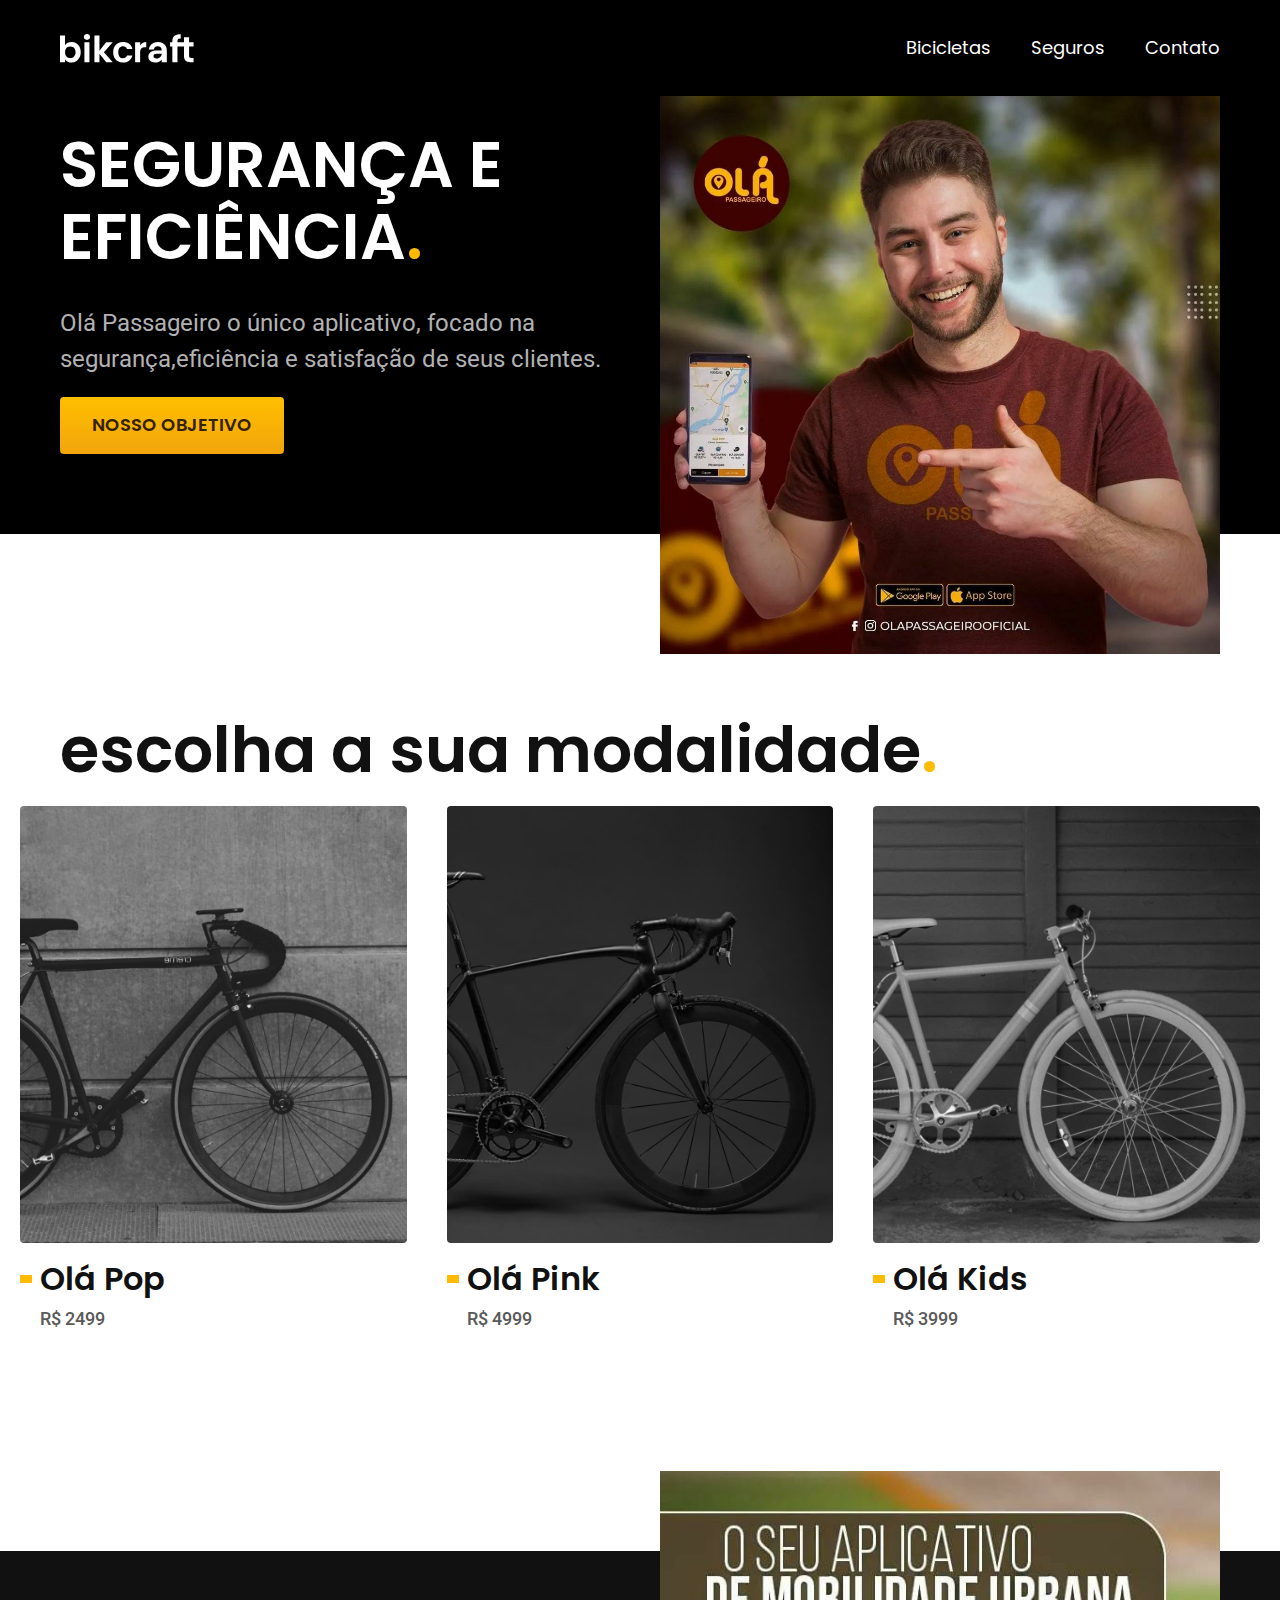
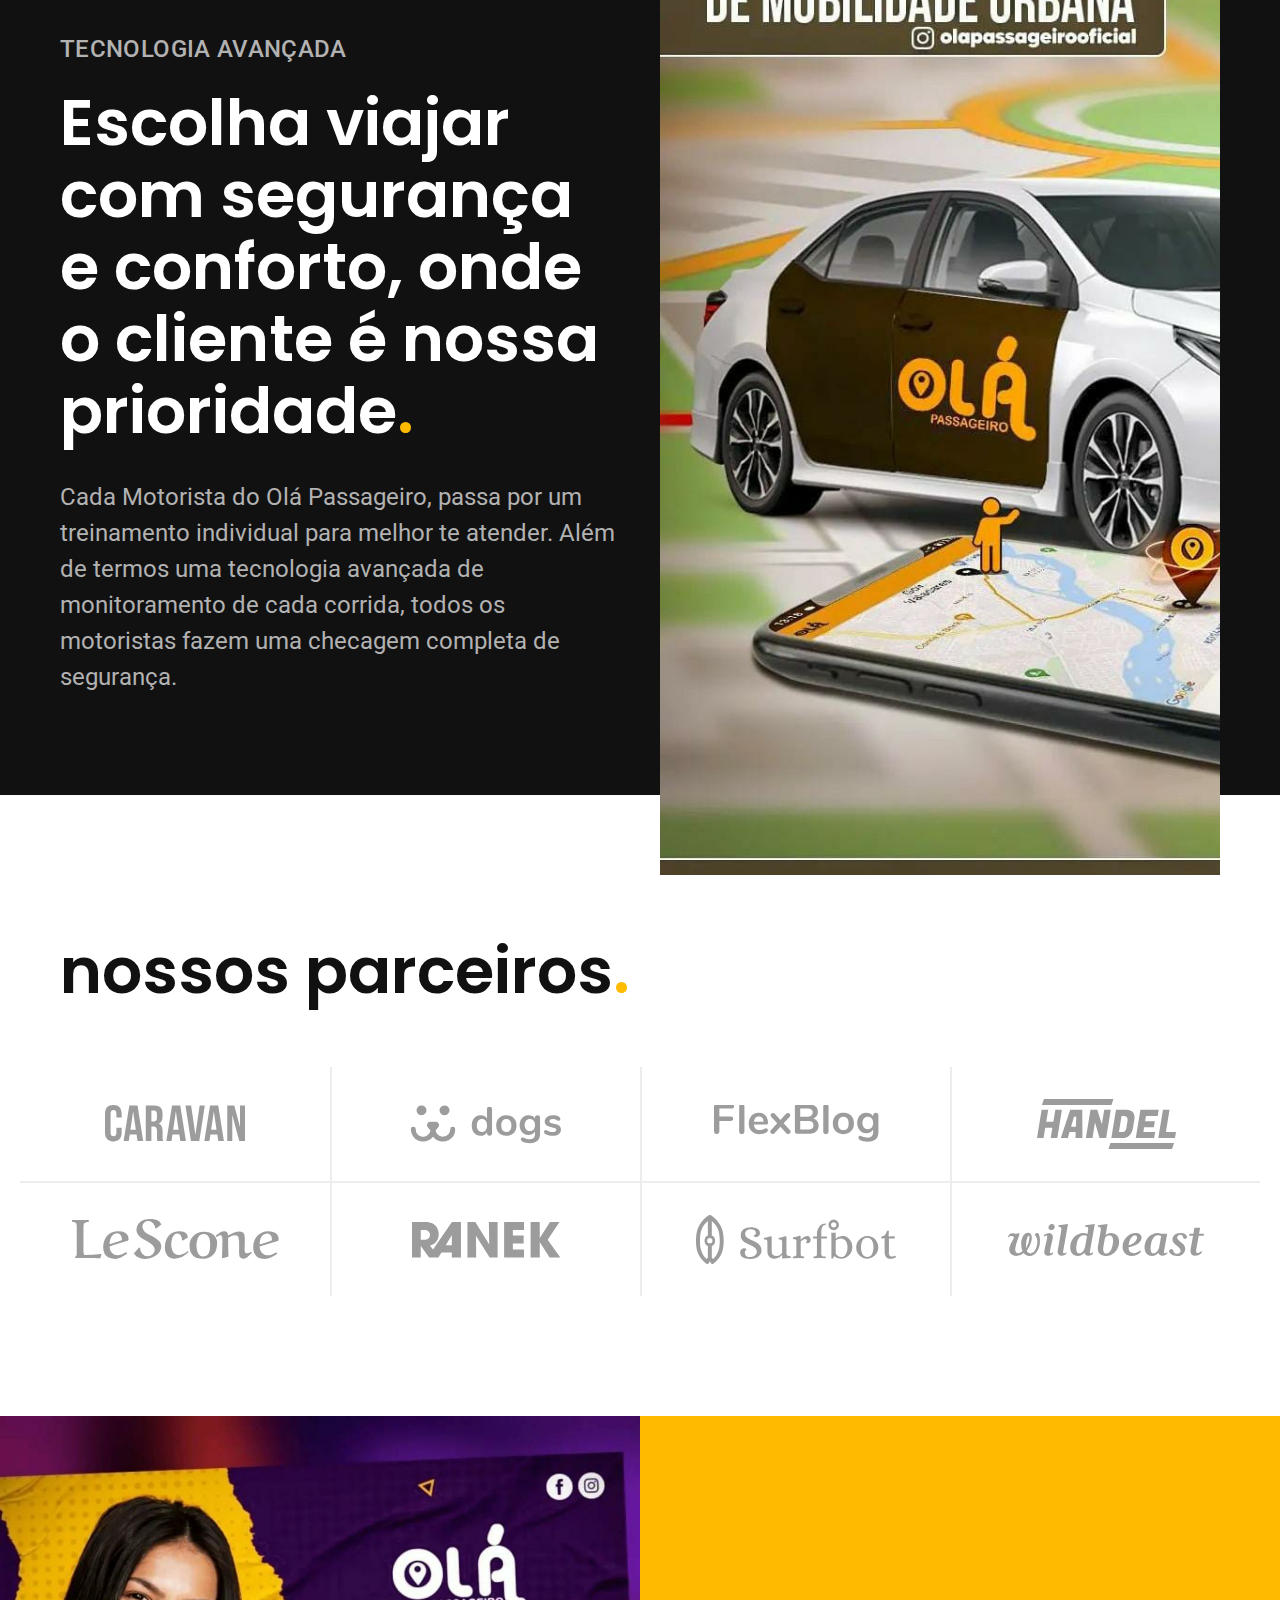
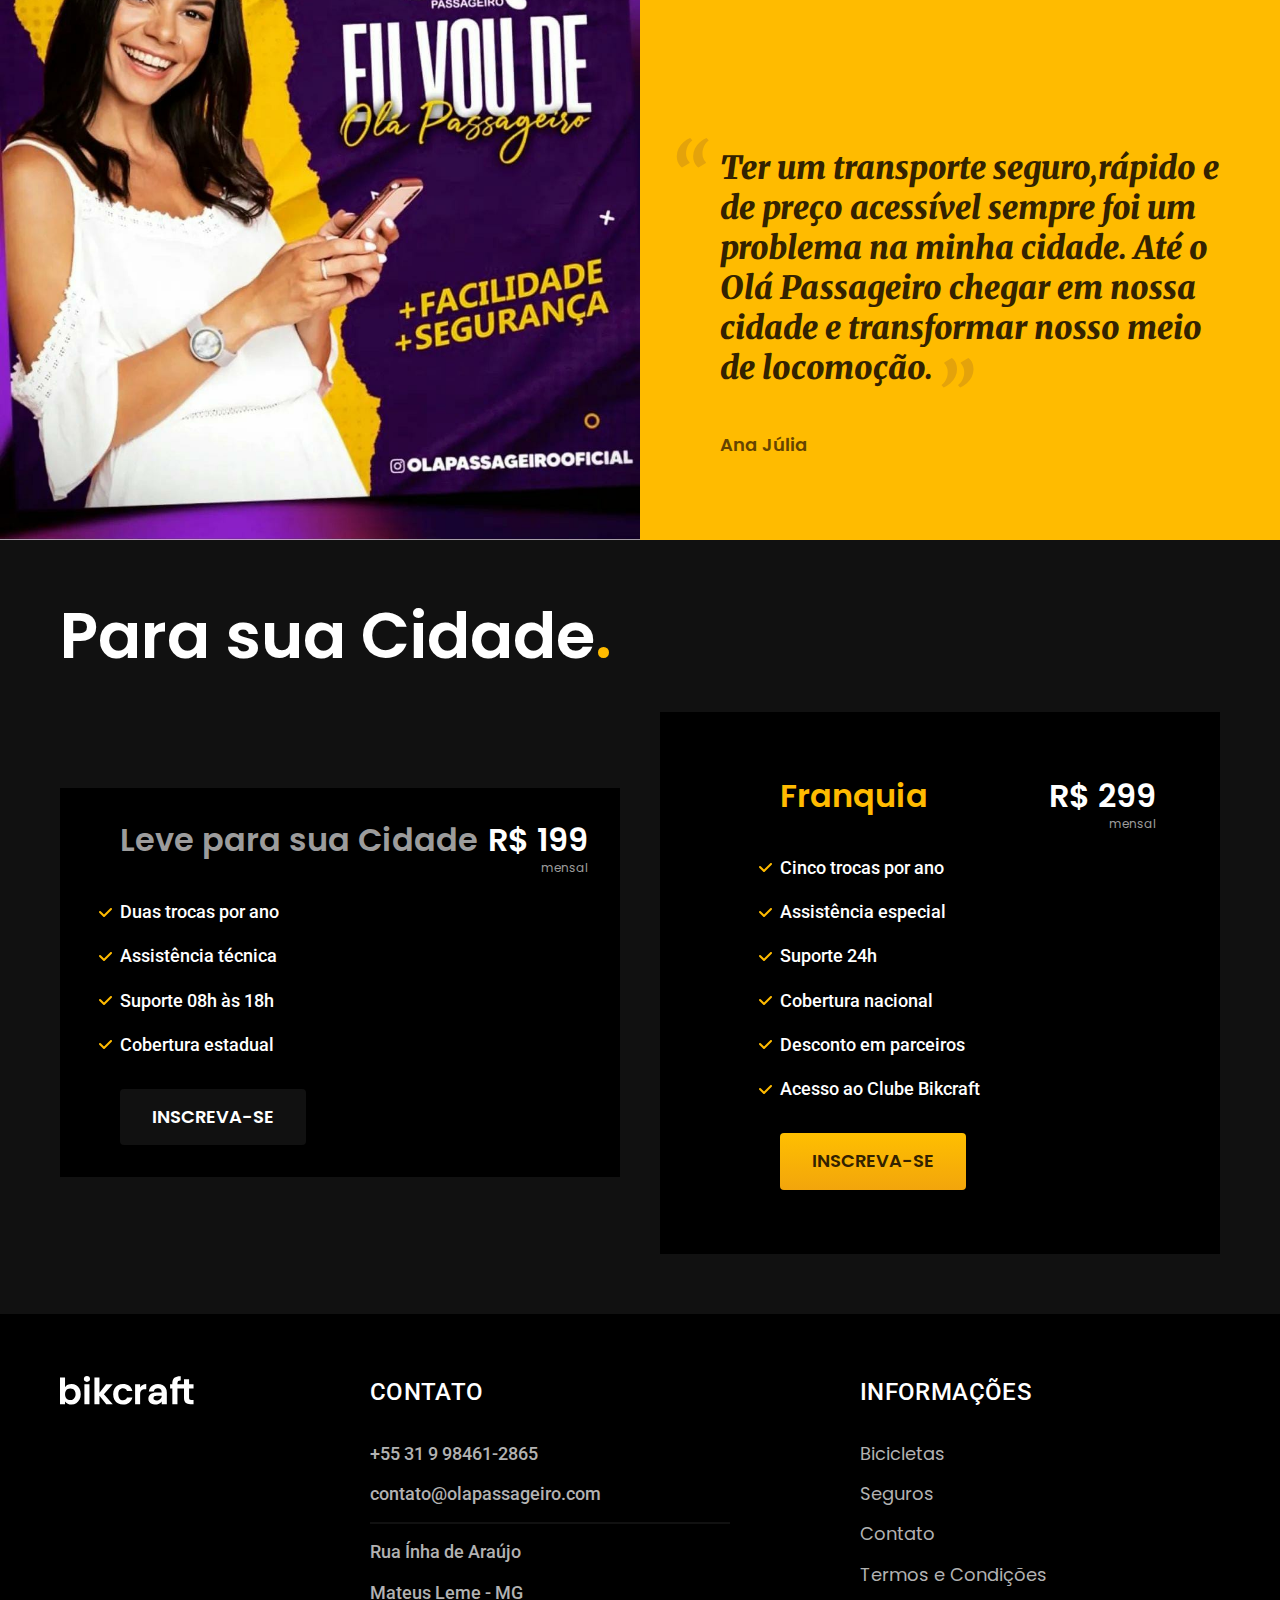
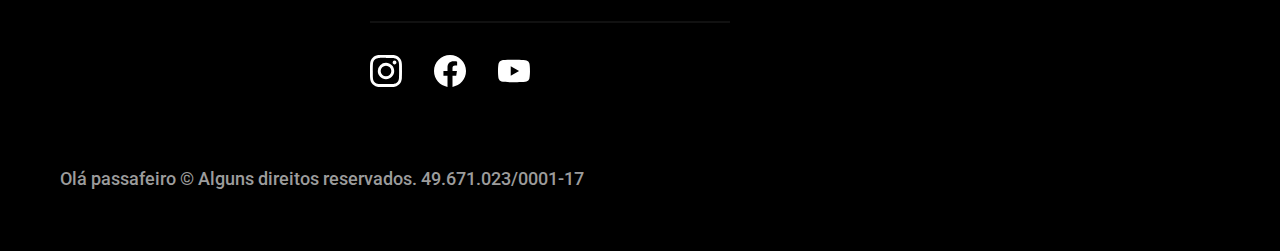
<file: index.html>
<!DOCTYPE html>
<html lang="pt-br">

<head>
  <meta charset="UTF-8">
  <meta http-equiv="X-UA-Compatible" content="IE=edge">
  <meta name="viewport" content="width=device-width, initial-scale=1.0">
  <title>Bikecraft - Bicicletas Elétricas</title>
  <meta name="description" content="Bicicletas elétricas de alta precisão e qualidade,  feitas sob medida para o cliente. Explore o mundo na sua velocidade com a Bikcraft.">


  <link rel="stylesheet" href="./css/style.css">

  <link rel="preconnect" href="https://fonts.googleapis.com">
  <link rel="preconnect" href="https://fonts.gstatic.com" crossorigin>
  <link href="https://fonts.googleapis.com/css2?family=Merriweather:ital,wght@0,900;1,900&family=Poppins:wght@400;600&family=Roboto:wght@400;500&display=swap" rel="stylesheet">
</head>

<body>
  <header class="header-bg">
    <div class="header container">
      <a href="./index.html"><img src="./img/bikcraft.svg" alt="Bikecraft"></a>

      <nav aria-label="primaria">
        <ul class="header-menu font-1-m cor-0">
          <li><a href="./bicicletas.html">Bicicletas</a></li>
          <li><a href="./seguros.html">Seguros</a></li>
          <li><a href="./contato.html">Contato</a></li>
        </ul>
      </nav>
    </div>
  </header>

  <main class="introducao-bg">
    <div class="container introducao">
      <div class="introducao-conteudo">
        <h1 class="font-1-xxl cor-0">SEGURANÇA E EFICIÊNCIA<span class="cor-p1">.</span></h1>
        <p class="font-2-l cor-5">Olá Passageiro o único aplicativo, focado na segurança,eficiência e satisfação de seus clientes.</p>
        
          <a class="botao" href="./bicicletas.html">NOSSO OBJETIVO</a>
       
      </div>
      <div>
        <img src="./img-ola/4.jpeg" alt="Bicicleta elétrica preta">
      </div>
    </div>
  </main>

  <article class="bicicletas-lista">
    <h2 class="container font-1-xxl ">escolha a sua modalidade<span class="cor-p1">.</span></h2>

    <ul>
      <li>
        <a href="./bicicletas/magic.html">
          <img src="./img/bicicletas/magic-home.jpg" alt="bicicleta preta">
          <h3 class="font-1-xl">Olá Pop</h3>
          <span class="font-2-m cor-8">R$ 2499</span>
        </a>
      </li>

      <li>
        <a href="./bicicletas/nimbus.html">
          <img src="./img/bicicletas/nimbus-home.jpg" alt="bicicleta preta">
          <h3 class="font-1-xl">Olá Pink</h3>
          <span class="font-2-m cor-8">R$ 4999</span>
        </a>
      </li>

      <li>
        <a href="./bicicletas/nebula.html">
          <img src="./img/bicicletas/nebula-home.jpg" alt="bicicleta preta">
          <h3 class="font-1-xl">Olá Kids</h3>
          <span class="font-2-m cor-8">R$ 3999</span>
        </a>
      </li>
    </ul>
  </article>

  <article class="tecnologia-bg">
    <div class="tecnologia container">
      <div class="tecnologia-conteudo">


        <span class="font-2-l-b cor-5">Tecnologia Avançada</span>
        <h2 class="font-1-xxl cor-0">Escolha viajar com segurança e conforto, onde o cliente é nossa prioridade<span class="cor-p1">.</span></h2>
        <p class="font-2-l cor-5">Cada Motorista do Olá Passageiro, passa por um treinamento individual para melhor te atender. Além de termos uma tecnologia avançada de monitoramento de cada corrida, todos os motoristas fazem uma checagem completa de segurança.</p>

       
      </div>
      <div class="tecnologia-imagem"><img src="./img-ola/2.jpeg" alt=""></div>
    </div>
  </article>

  <section class="parceiros" aria-label="Nossos parceiros">
    <h2 class="container font-1-xxl ">nossos parceiros<span class="cor-p1">.</span></h2>

    <ul>
      <li><img src="./img/parceiros/caravan.svg" alt=""></li>
      <li><img src="./img/parceiros/dogs.svg" alt=""></li>
      <li><img src="./img/parceiros/flexblog.svg" alt=""></li>
      <li><img src="./img/parceiros/handel.svg" alt=""></li>
      <li><img src="./img/parceiros/lescone.svg" alt=""></li>
      <li><img src="./img/parceiros/ranek.svg" alt=""></li>
      <li><img src="./img/parceiros/surfbot.svg" alt=""></li>
      <li><img src="./img/parceiros/wildbeast.svg" alt=""></li>
    </ul>
  </section>

  <section class="depoimento" aria-label="Depoimento">
    <div>
      <img src="./img-ola/6.jpeg" alt="Pessoa pedalando uma bicicleta bikecraft">
    </div>

    <div class="depoimento-conteudo">
      <blockquote class="font-1-xl cor-p5">
        <p>
          Ter um transporte seguro,rápido e de preço acessível sempre foi um problema na minha cidade. Até o Olá Passageiro chegar em nossa cidade e transformar nosso meio de locomoção. 
        </p>
        <span class="font-1-m-b cor-p4">Ana Júlia</span>
      </blockquote>
    </div>
  </section>

  <article class="seguros-bg">
    <div class="seguros container">
      <h2 class="font-1-xxl cor-0">Para sua Cidade<span class="cor-p1">.</span></h2>
      <div class="prata seguros-item">
        <h3 class="font-1-xl cor-6">Leve para sua Cidade</h3>


        <span class="font-1-xl cor-0">R$ 199 <span class="font-1-xs cor-6">mensal</span></span>
        <ul class="font-2-m cor-0">
          <li>Duas trocas por ano</li>
          <li>Assistência técnica</li>
          <li>Suporte 08h às 18h</li>
          <li>Cobertura estadual</li>
        </ul>
        
          <a class="botao secundario" href="./orçamento.html">Inscreva-se</a>
      </div>

      <div class="ouro seguros-item">
        <div class="seguros-item">
          <h3 class="font-1-xl cor-p1">Franquia</h3>

          <span class="font-1-xl cor-0">R$ 299 <span class="font-1-xs cor-6">mensal</span></span>
          <ul class="font-2-m cor-0">
            <li>Cinco trocas por ano</li>
            <li>Assistência especial</li>
            <li>Suporte 24h</li>
            <li>Cobertura nacional</li>
            <li>Desconto em parceiros</li>
            <li>Acesso ao Clube Bikcraft</li>
          </ul>
          
            <a class="botao" href="./orçamento.html">Inscreva-se</a>
        </div>
      </div>
  </article>

  <footer class="footer-bg">
    <div class="footer container">
      <img src="./img/bikcraft.svg" alt="Bikecraft">
      <div class="footer-contato">
        <h2 class="font-2-l-b cor-0">Contato</h2>
        <ul class="font-2-m cor-5">
          <li><a href="tel:+5531999999999">+55 31 9 98461-2865</a></li>
          <li><a href="mailto:contato@bikecraft.com">contato@olapassageiro.com</a></li>
          <li>Rua Ínha de Araújo</li>
          <li>Mateus Leme - MG</li>
        </ul>
        <div class="footer-redes">
          <a href="./">
            <img src="./img/redes/instagram.svg" alt="Instagram">
          </a>
          <a href="./">
            <img src="./img/redes/facebook.svg" alt="Facebook">
          </a>
          <a href="./">
            <img src="./img/redes/youtube.svg" alt="YouTube">
          </a>
        </div>
      </div>
      <div class="footer-informacoes">
        <h2 class="font-2-l-b cor-0">Informações</h2>
        <nav>
          <ul class=" font-1-m cor-5">
            <li><a href="./bicicletas.html">Bicicletas</a></li>
          <li><a href="./seguros.html">Seguros</a></li>
          <li><a href="./contato.html">Contato</a></li>
          <li><a href="./termos.html">Termos e Condições</a></li>
          </ul>
        </nav>
      </div>
      <p class="footer-copy font-2-m cor-6">Olá passafeiro © Alguns direitos reservados. 49.671.023/0001-17 </p>
    </div>
  </footer>
</body>

</html>
</file>
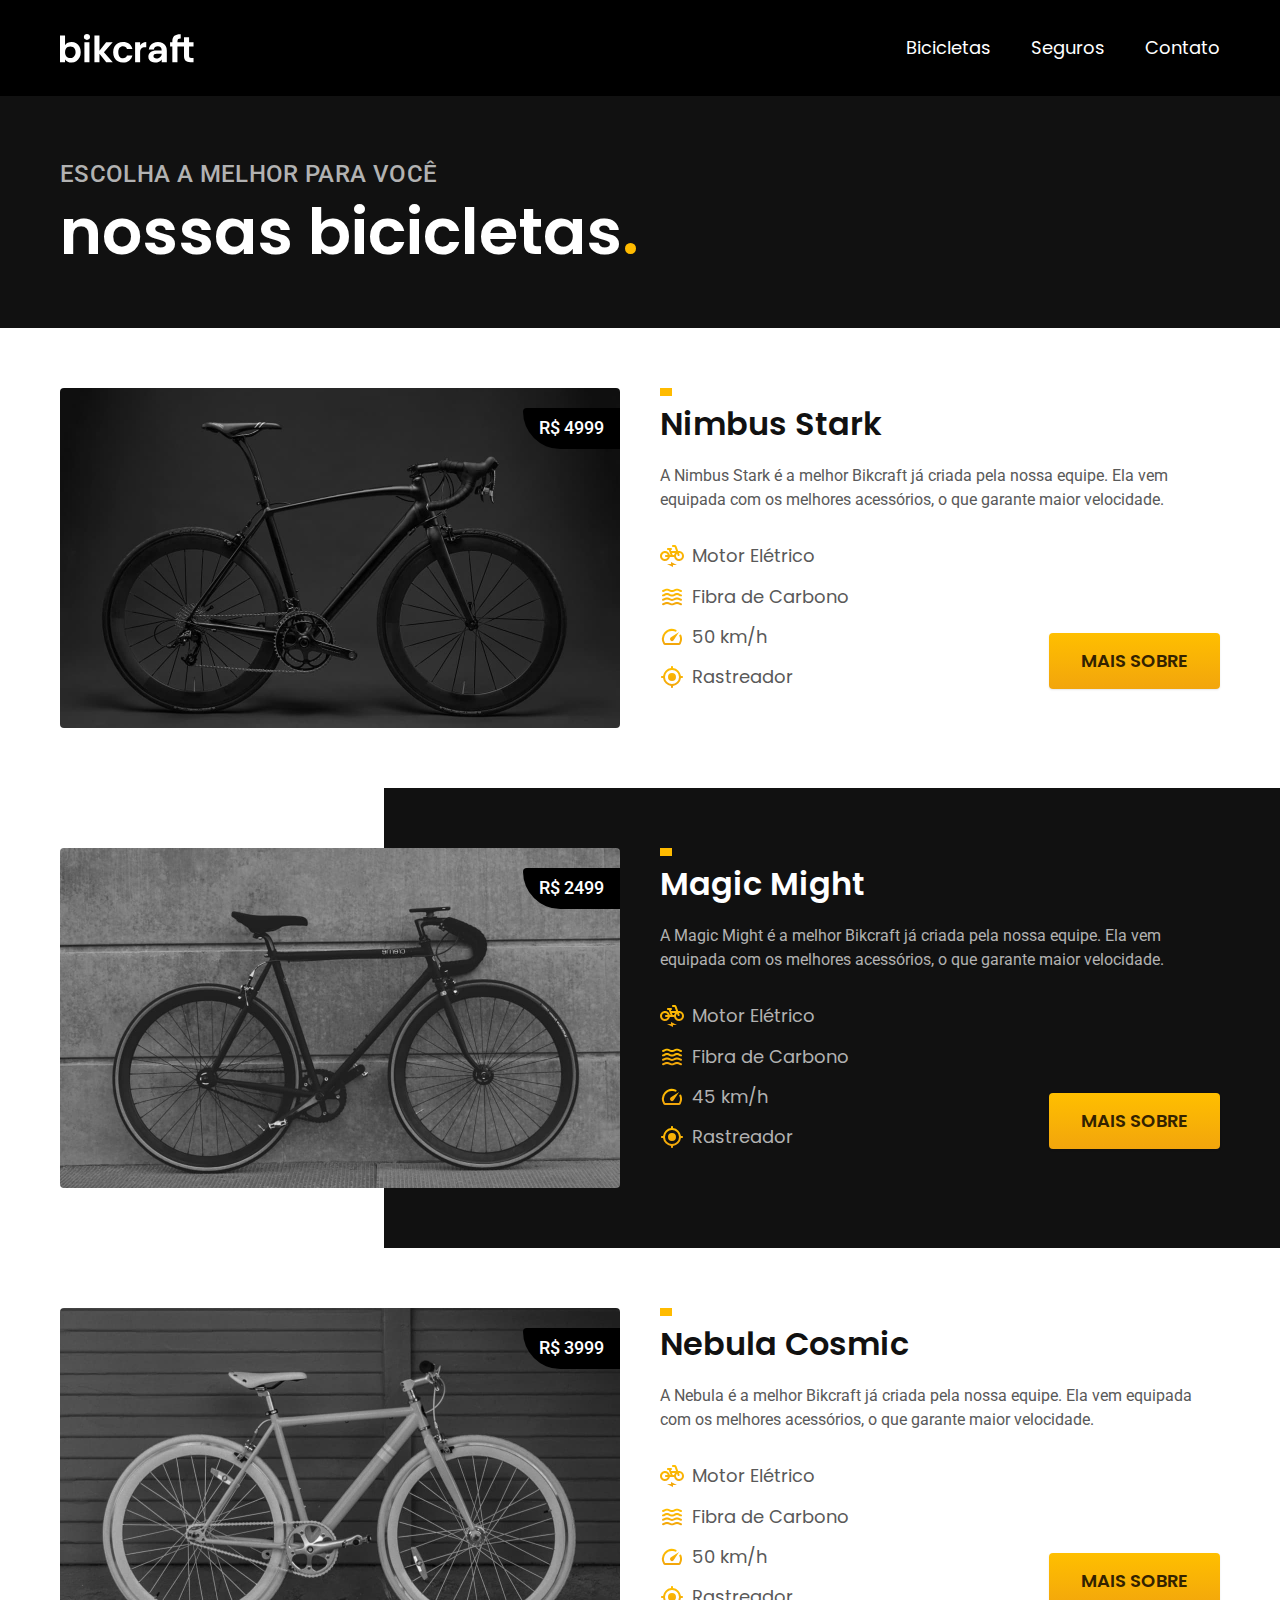
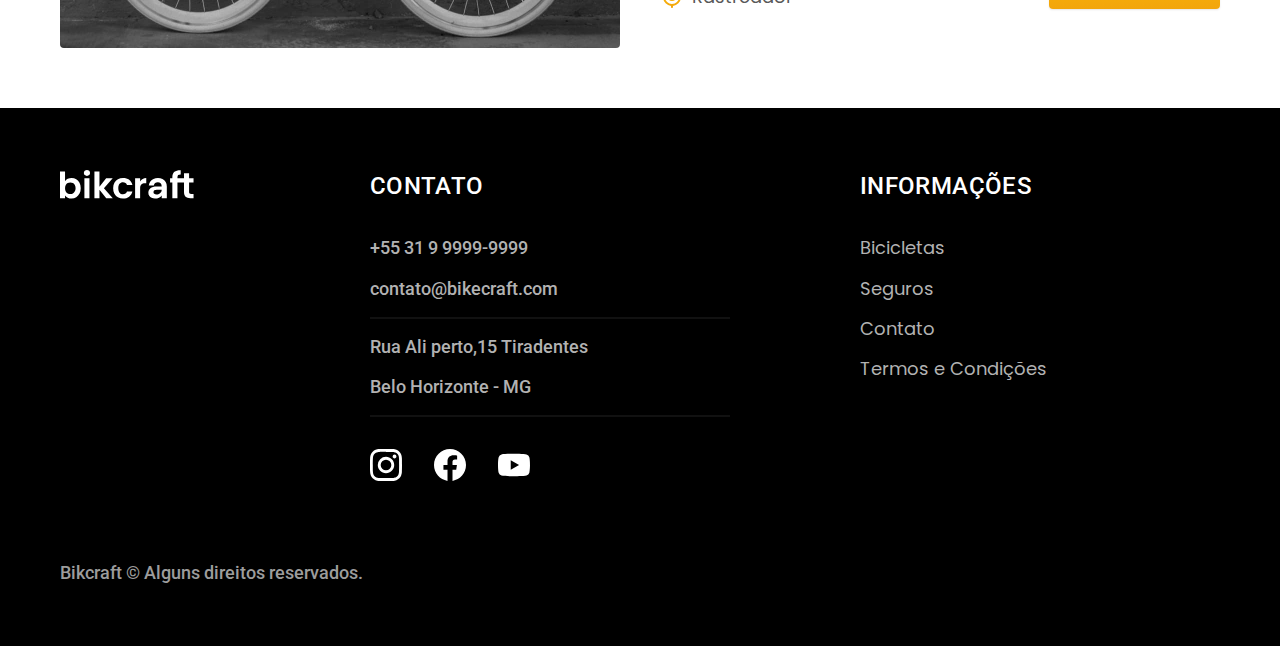
<file: bicicletas.html>
<!DOCTYPE html>
<html lang="pt-br">

<head>
  <meta charset="UTF-8">
  <meta http-equiv="X-UA-Compatible" content="IE=edge">
  <meta name="viewport" content="width=device-width, initial-scale=1.0">
  <title>Bicicletas | Bikecraft</title>
  <meta name="description" content="Termos e Condições">


  <link rel="stylesheet" href="./css/style.css">

  <link rel="preconnect" href="https://fonts.googleapis.com">
  <link rel="preconnect" href="https://fonts.gstatic.com" crossorigin>
  <link href="https://fonts.googleapis.com/css2?family=Merriweather:ital,wght@0,900;1,900&family=Poppins:wght@400;600&family=Roboto:wght@400;500&display=swap" rel="stylesheet">
</head>

<body id="bicicletas">
  <header class="header-bg">
    <div class="header container">
      <a href="./index.html"><img src="./img/bikcraft.svg" alt="Bikecraft"></a>

      <nav aria-label="primaria">
        <ul class="header-menu font-1-m cor-0">
          <li><a href="./bicicletas.html">Bicicletas</a></li>
          <li><a href="./seguros.html">Seguros</a></li>
          <li><a href="./contato.html">Contato</a></li>
        </ul>
      </nav>
    </div>
  </header>

  <main>
    <div class="titulo-bg">
      <div class="titulo container">
        <p class="font-2-l-b cor-5">Escolha a melhor para você</p>
        <h1 class="font-1-xxl cor-0">nossas bicicletas<span class="cor-p1">.</span></h1>
      </div>
    </div>

    <div class="bicicletas container">
      <div class="bicicletas-imagem">
        <img src="./img/bicicletas/nimbus.jpg" alt="Bicicleta preta">
        <span class="font-2-m cor-0">R$ 4999</span>
      </div>
      <div class="bicicletas-conteudo">
        <h2 class="font-1-xl">Nimbus Stark</h2>
        <p class="font-2-s cor-8">A Nimbus Stark é a melhor Bikcraft já criada pela nossa equipe. Ela vem equipada com os melhores acessórios, o que garante maior velocidade.</p>
        <ul class="font-1-m cor-8">
          <li><img src="./img/icones/eletrica.svg" alt="">Motor Elétrico</li>
          <li><img src="./img/icones/carbono.svg" alt="">Fibra de Carbono</li>
          <li><img src="./img/icones/velocidade.svg" alt="">50 km/h</li>
          <li><img src="./img/icones/rastreador.svg" alt="">Rastreador</li>
        </ul>
        <div class="botao" >
        <a href="./bicicletas/nimbus.html">Mais Sobre</a>
        </div>
      </div>
    </div>


    <div class="bicicletas-bg">
      <div class="bicicletas container">
        <div class="bicicletas-imagem">
          <img src="./img/bicicletas/magic.jpg" alt="Bicicleta preta">
          <span class="font-2-m cor-0">R$ 2499</span>
        </div>
        <div class="bicicletas-conteudo">
          <h2 class="font-1-xl cor-0">Magic Might</h2>
          <p class="font-2-s cor-5">A Magic Might é a melhor Bikcraft já criada pela nossa equipe. Ela vem equipada com os melhores acessórios, o que garante maior velocidade.</p>
          <ul class="font-1-m cor-5">
            <li><img src="./img/icones/eletrica.svg" alt="">Motor Elétrico</li>
            <li><img src="./img/icones/carbono.svg" alt="">Fibra de Carbono</li>
            <li><img src="./img/icones/velocidade.svg" alt="">45 km/h</li>
            <li><img src="./img/icones/rastreador.svg" alt="">Rastreador</li>
          </ul>
          <div class="botao" >
          <a href="./bicicletas/magic.html">Mais Sobre</a>
          </div>
        </div>
      </div>
    </div>


    <div class="bicicletas container">
      <div class="bicicletas-imagem">
        <img src="./img/bicicletas/nebula.jpg" alt="Bicicleta preta">
        <span class="font-2-m cor-0">R$ 3999</span>
      </div>
      <div class="bicicletas-conteudo">
        <h2 class="font-1-xl">Nebula Cosmic</h2>
        <p class="font-2-s cor-8">A Nebula é a melhor Bikcraft já criada pela nossa equipe. Ela vem equipada com os melhores acessórios, o que garante maior velocidade.</p>
        <ul class="font-1-m cor-8">
          <li><img src="./img/icones/eletrica.svg" alt="">Motor Elétrico</li>
          <li><img src="./img/icones/carbono.svg" alt="">Fibra de Carbono</li>
          <li><img src="./img/icones/velocidade.svg" alt="">50 km/h</li>
          <li><img src="./img/icones/rastreador.svg" alt="">Rastreador</li>
        </ul>
        <a class="botao seta" href="./bicicletas/nebula.html">Mais Sobre</a>
      </div>
    </div>

  </main>
  <footer class="footer-bg">
    <div class="footer container">
      <img src="./img/bikcraft.svg" alt="Bikecraft">
      <div class="footer-contato">
        <h2 class="font-2-l-b cor-0">Contato</h2>
        <ul class="font-2-m cor-5">
          <li><a href="tel:+5531999999999">+55 31 9 9999-9999</a></li>
          <li><a href="mailto:contato@bikecraft.com">contato@bikecraft.com</a></li>
          <li>Rua Ali perto,15 Tiradentes</li>
          <li>Belo Horizonte - MG</li>
        </ul>
        <div class="footer-redes">
          <a href="./">
            <img src="./img/redes/instagram.svg" alt="Instagram">
          </a>
          <a href="./">
            <img src="./img/redes/facebook.svg" alt="Facebook">
          </a>
          <a href="./">
            <img src="./img/redes/youtube.svg" alt="YouTube">
          </a>
        </div>
      </div>
      <div class="footer-informacoes">
        <h2 class="font-2-l-b cor-0">Informações</h2>
        <nav>
          <ul class=" font-1-m cor-5">
            <li><a href="./bicicletas.html">Bicicletas</a></li>
            <li><a href="./seguros.html">Seguros</a></li>
            <li><a href="./contato.html">Contato</a></li>
            <li><a href="./termos.html">Termos e Condições</a></li>
          </ul>
        </nav>
      </div>
      <p class="footer-copy font-2-m cor-6">Bikcraft © Alguns direitos reservados.</p>
    </div>
  </footer>
</body>
</file>
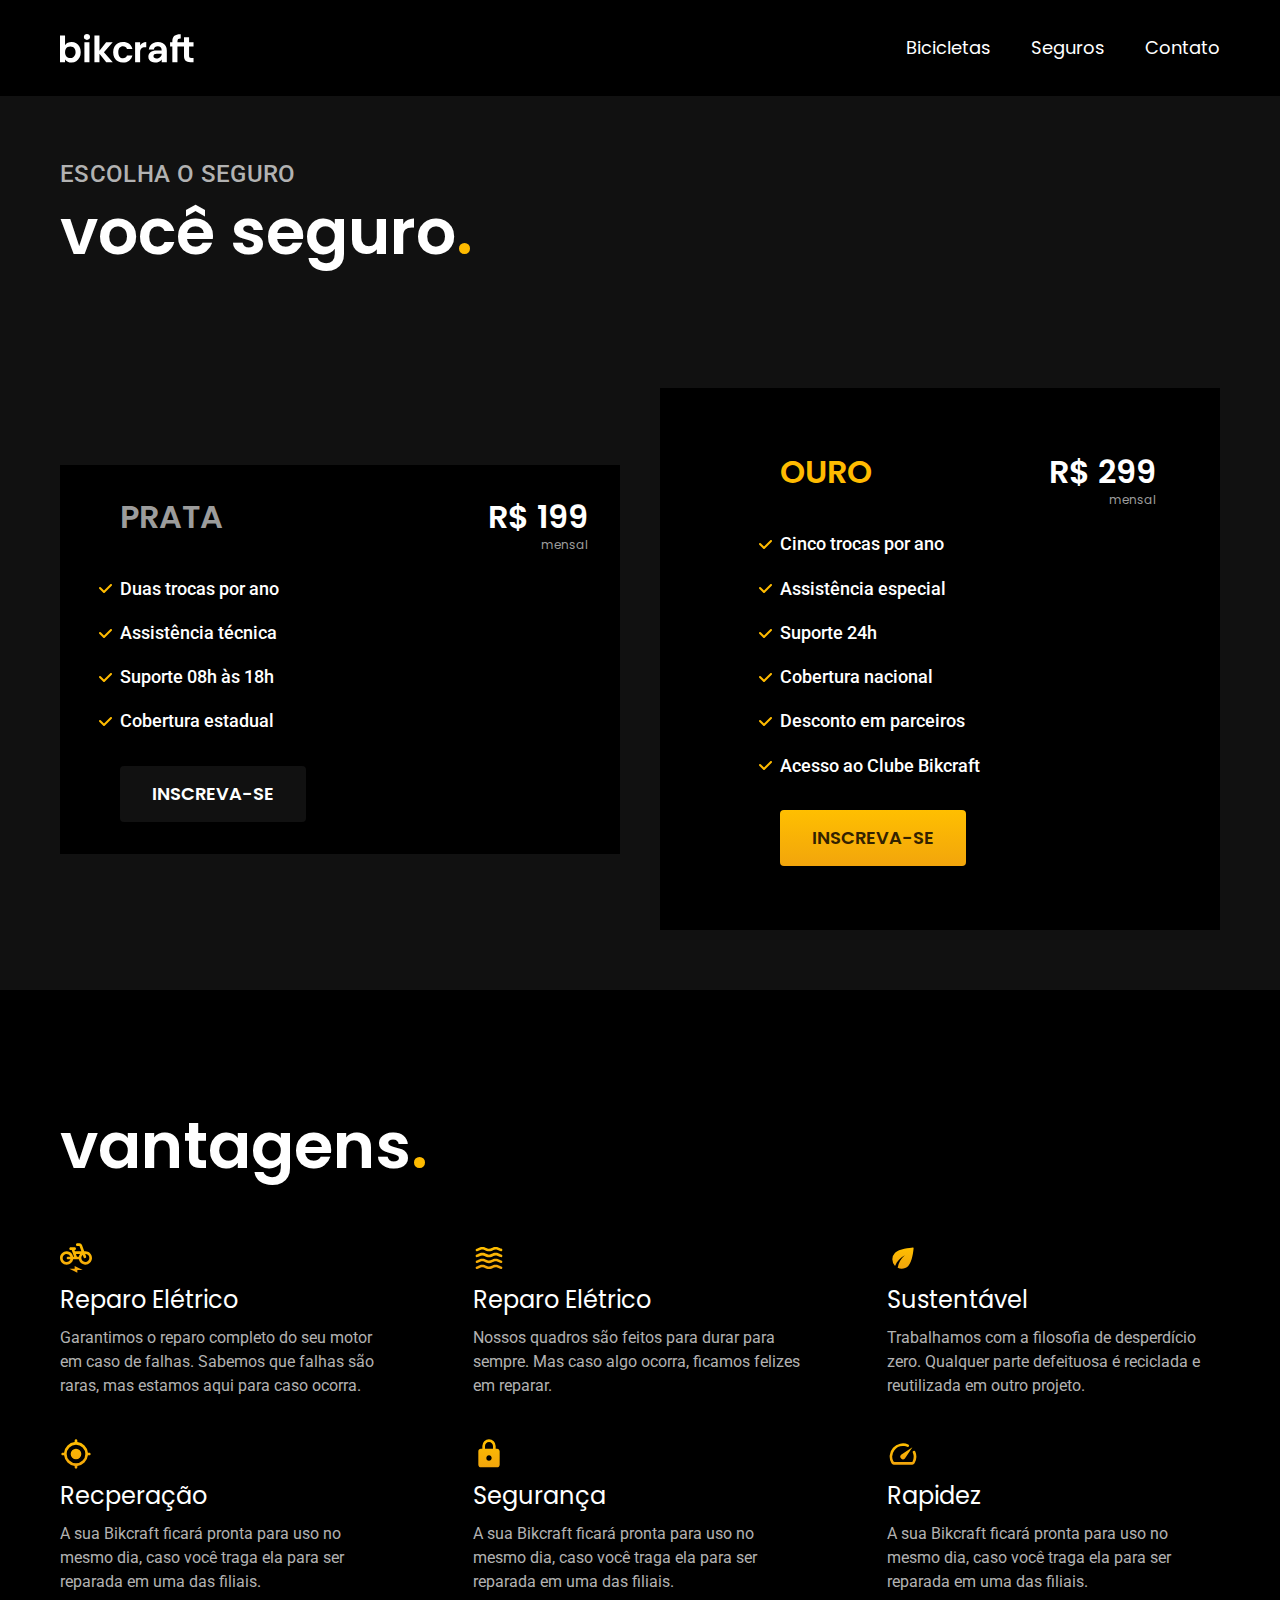
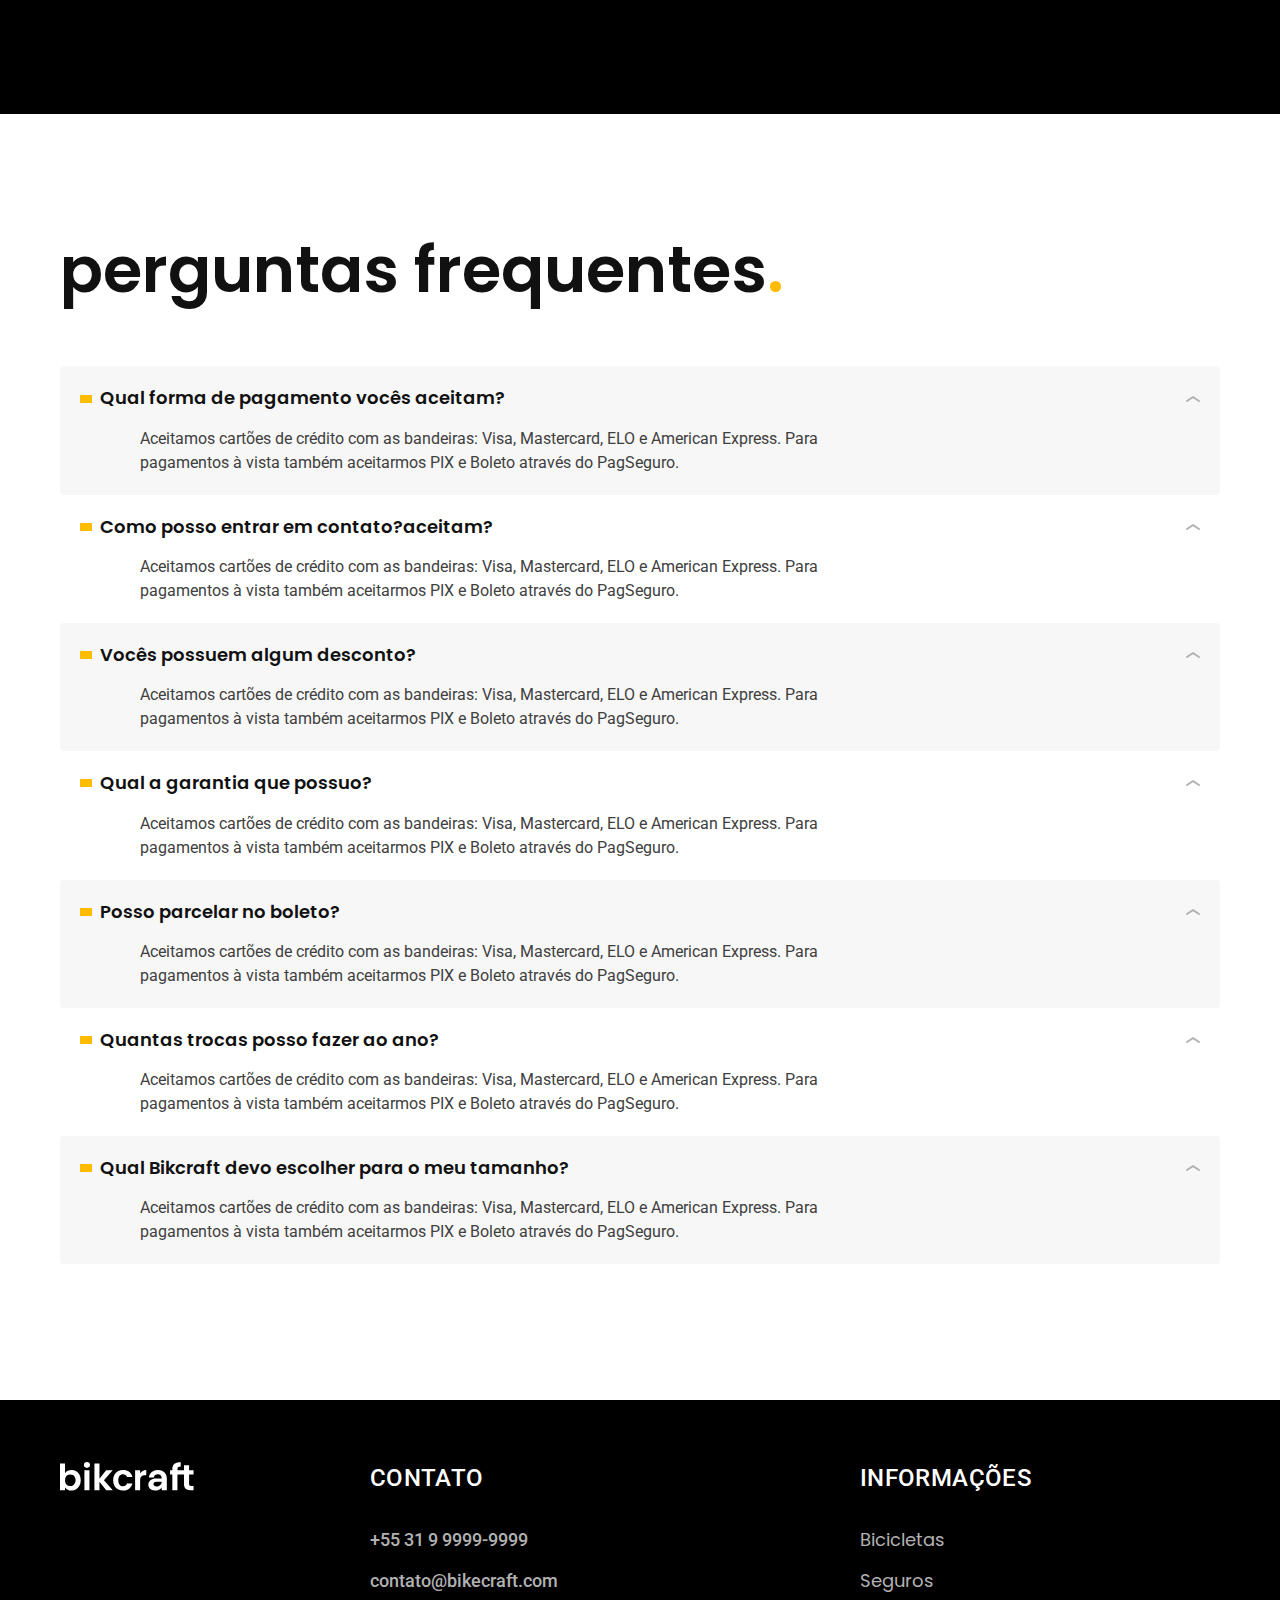
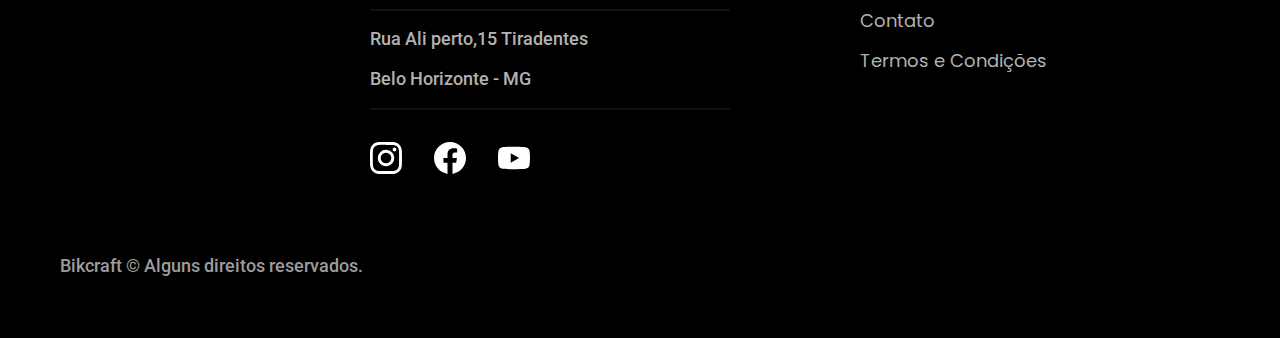
<file: seguros.html>
<!DOCTYPE html>
<html lang="pt-br">

<head>
  <meta charset="UTF-8">
  <meta http-equiv="X-UA-Compatible" content="IE=edge">
  <meta name="viewport" content="width=device-width, initial-scale=1.0">
  <title>Seguros | Bikecraft</title>
  <meta name="description" content="Termos e Condições">


  <link rel="stylesheet" href="./css/style.css">

  <link rel="preconnect" href="https://fonts.googleapis.com">
  <link rel="preconnect" href="https://fonts.gstatic.com" crossorigin>
  <link href="https://fonts.googleapis.com/css2?family=Merriweather:ital,wght@0,900;1,900&family=Poppins:wght@400;600&family=Roboto:wght@400;500&display=swap" rel="stylesheet">
</head>

<body id="seguros">
  <header class="header-bg">
    <div class="header container">
      <a href="./index.html"><img src="./img/bikcraft.svg" alt="Bikecraft"></a>

      <nav aria-label="primaria">
        <ul class="header-menu font-1-m cor-0">
          <li><a href="./bicicletas.html">Bicicletas</a></li>
          <li><a href="./seguros.html">Seguros</a></li>
          <li><a href="./contato.html">Contato</a></li>
        </ul>
      </nav>
    </div>
  </header>

  <main class="seguros-bg">
    <div class="titulo-bg">
      <div class="titulo container">
        <p class="font-2-l-b cor-5">Escolha o seguro</p>
        <h1 class="font-1-xxl cor-0">você seguro<span class="cor-p1">.</span></h1>
      </div>
    </div>


    <div class="seguros container">
      <div class="prata seguros-item">
        <h3 class="font-1-xl cor-6">PRATA</h3>


        <span class="font-1-xl cor-0">R$ 199 <span class="font-1-xs cor-6">mensal</span></span>
        <ul class="font-2-m cor-0">
          <li>Duas trocas por ano</li>
          <li>Assistência técnica</li>
          <li>Suporte 08h às 18h</li>
          <li>Cobertura estadual</li>
        </ul>

        <a class="botao secundario" href="./orçamento.html">Inscreva-se</a>
      </div>

      <div class="ouro seguros-item">
        <div class="seguros-item">
          <h3 class="font-1-xl cor-p1">OURO</h3>

          <span class="font-1-xl cor-0">R$ 299 <span class="font-1-xs cor-6">mensal</span></span>
          <ul class="font-2-m cor-0">
            <li>Cinco trocas por ano</li>
            <li>Assistência especial</li>
            <li>Suporte 24h</li>
            <li>Cobertura nacional</li>
            <li>Desconto em parceiros</li>
            <li>Acesso ao Clube Bikcraft</li>
          </ul>

          <a class="botao" href="./orçamento.html">Inscreva-se</a>
        </div>
      </div>
  </main>

  <article class="vantagens-bg">
       <div class="vantagens container">
        <h2 class="font-1-xxl cor-0">vantagens<span class="cor-p1">.</span></h2>
        <ul>
          <li>
            <img src="./img/icones/eletrica.svg" alt="">
            <h3 class="font-1-l cor-0">Reparo Elétrico</h3>
            <p class="font-2-s cor-5">Garantimos o reparo completo do seu motor em caso de falhas. Sabemos que falhas são raras, mas estamos aqui para caso ocorra.</p>
          </li>

          <li>
            <img src="./img/icones/carbono.svg" alt="">
            <h3 class="font-1-l cor-0">Reparo Elétrico</h3>
            <p class="font-2-s cor-5">Nossos quadros são feitos para durar para sempre. Mas caso algo ocorra, ficamos felizes em reparar.</p>
          </li>

          <li>
            <img src="./img/icones/sustentavel.svg" alt="">
            <h3 class="font-1-l cor-0">Sustentável</h3>
            <p class="font-2-s cor-5">Trabalhamos com a filosofia de desperdício zero. Qualquer parte defeituosa é reciclada e reutilizada em outro projeto.</p>
          </li>  
          
          <li>
            <img src="./img/icones/rastreador.svg" alt="">
            <h3 class="font-1-l cor-0">Recperação</h3>
            <p class="font-2-s cor-5">A sua Bikcraft ficará pronta para uso no mesmo dia, caso você traga ela para ser reparada em uma das filiais.</p>
          </li>  

          <li>
            <img src="./img/icones/seguro.svg" alt="">
            <h3 class="font-1-l cor-0">Segurança</h3>
            <p class="font-2-s cor-5">A sua Bikcraft ficará pronta para uso no mesmo dia, caso você traga ela para ser reparada em uma das filiais.</p>
          </li> 

          <li>
            <img src="./img/icones/velocidade.svg" alt="">
            <h3 class="font-1-l cor-0">Rapidez</h3>
            <p class="font-2-s cor-5">A sua Bikcraft ficará pronta para uso no mesmo dia, caso você traga ela para ser reparada em uma das filiais.</p>
          </li> 
        </ul>
       </div>
  </article>

  <article class="perguntas container">
    <h2 class="font-1-xxl">perguntas frequentes<span class="cor-p1">.</span></h2>

    <dl>
      <div>
        <dt class="font-1-m-b">Qual forma de pagamento vocês aceitam?</dt>
        <dd class="font-2-s cor-9">Aceitamos cartões de crédito com as bandeiras: Visa, Mastercard, ELO e American Express. Para pagamentos à vista também aceitarmos PIX e Boleto através do PagSeguro.</dd>
      </div>

      <div>
        <dt class="font-1-m-b">Como posso entrar em contato?aceitam?</dt>
        <dd class="font-2-s cor-9">Aceitamos cartões de crédito com as bandeiras: Visa, Mastercard, ELO e American Express. Para pagamentos à vista também aceitarmos PIX e Boleto através do PagSeguro.</dd>
      </div>

      <div>
        <dt class="font-1-m-b">Vocês possuem algum desconto?</dt>
        <dd class="font-2-s cor-9">Aceitamos cartões de crédito com as bandeiras: Visa, Mastercard, ELO e American Express. Para pagamentos à vista também aceitarmos PIX e Boleto através do PagSeguro.</dd>
      </div>

      <div>
        <dt class="font-1-m-b">Qual a garantia que possuo?</dt>
        <dd class="font-2-s cor-9">Aceitamos cartões de crédito com as bandeiras: Visa, Mastercard, ELO e American Express. Para pagamentos à vista também aceitarmos PIX e Boleto através do PagSeguro.</dd>
      </div>

      <div>
        <dt class="font-1-m-b">Posso parcelar no boleto?</dt>
        <dd class="font-2-s cor-9">Aceitamos cartões de crédito com as bandeiras: Visa, Mastercard, ELO e American Express. Para pagamentos à vista também aceitarmos PIX e Boleto através do PagSeguro.</dd>
      </div>

      <div>
        <dt class="font-1-m-b">Quantas trocas posso fazer ao ano?</dt>
        <dd class="font-2-s cor-9">Aceitamos cartões de crédito com as bandeiras: Visa, Mastercard, ELO e American Express. Para pagamentos à vista também aceitarmos PIX e Boleto através do PagSeguro.</dd>
      </div>

      <div>
        <dt class="font-1-m-b">Qual Bikcraft devo escolher para o meu tamanho?</dt>
        <dd class="font-2-s cor-9">Aceitamos cartões de crédito com as bandeiras: Visa, Mastercard, ELO e American Express. Para pagamentos à vista também aceitarmos PIX e Boleto através do PagSeguro.</dd>
      </div>
    </dl>
  </article>

  <footer class="footer-bg">
    <div class="footer container">
      <img src="./img/bikcraft.svg" alt="Bikecraft">
      <div class="footer-contato">
        <h2 class="font-2-l-b cor-0">Contato</h2>
        <ul class="font-2-m cor-5">
          <li><a href="tel:+5531999999999">+55 31 9 9999-9999</a></li>
          <li><a href="mailto:contato@bikecraft.com">contato@bikecraft.com</a></li>
          <li>Rua Ali perto,15 Tiradentes</li>
          <li>Belo Horizonte - MG</li>
        </ul>
        <div class="footer-redes">
          <a href="./">
            <img src="./img/redes/instagram.svg" alt="Instagram">
          </a>
          <a href="./">
            <img src="./img/redes/facebook.svg" alt="Facebook">
          </a>
          <a href="./">
            <img src="./img/redes/youtube.svg" alt="YouTube">
          </a>
        </div>
      </div>
      <div class="footer-informacoes">
        <h2 class="font-2-l-b cor-0">Informações</h2>
        <nav>
          <ul class=" font-1-m cor-5">
            <li><a href="./bicicletas.html">Bicicletas</a></li>
            <li><a href="./seguros.html">Seguros</a></li>
            <li><a href="./contato.html">Contato</a></li>
            <li><a href="./termos.html">Termos e Condições</a></li>
          </ul>
        </nav>
      </div>
      <p class="footer-copy font-2-m cor-6">Bikcraft © Alguns direitos reservados.</p>
    </div>
  </footer>
</body>
</file>
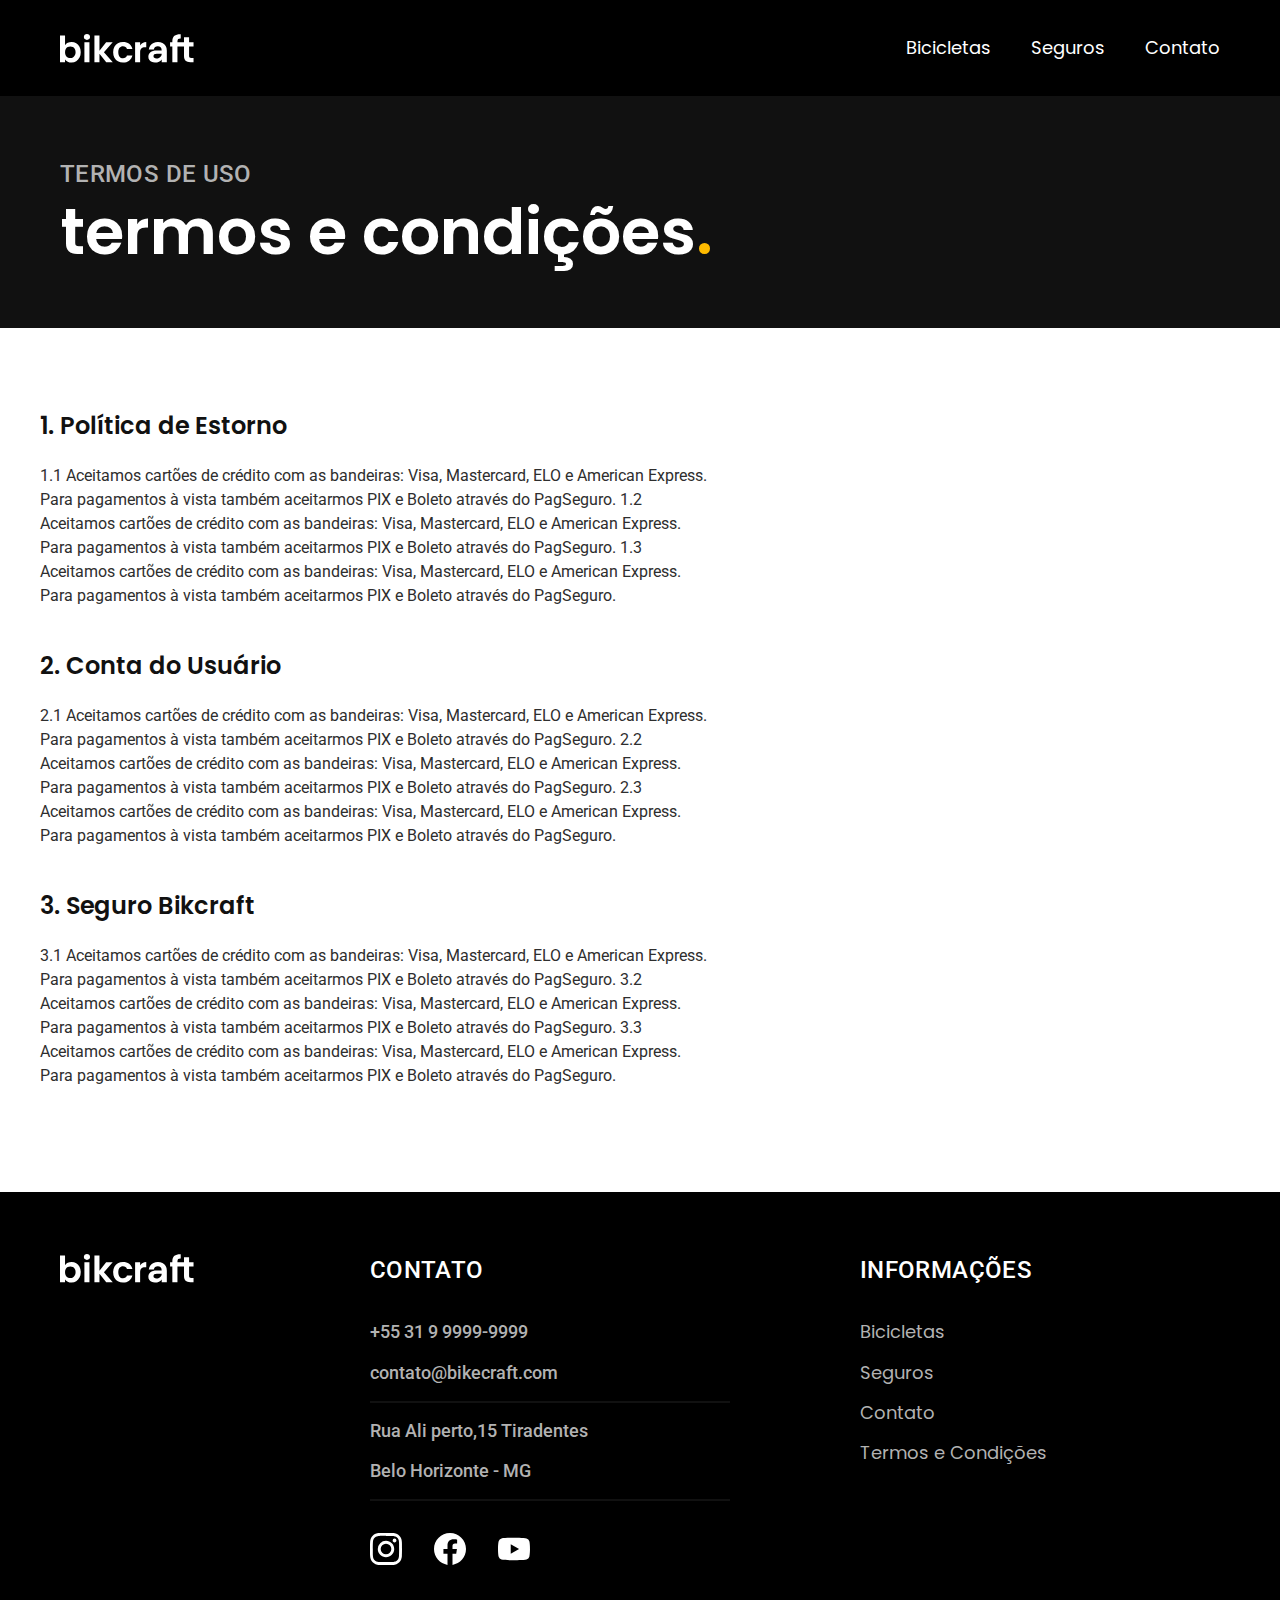
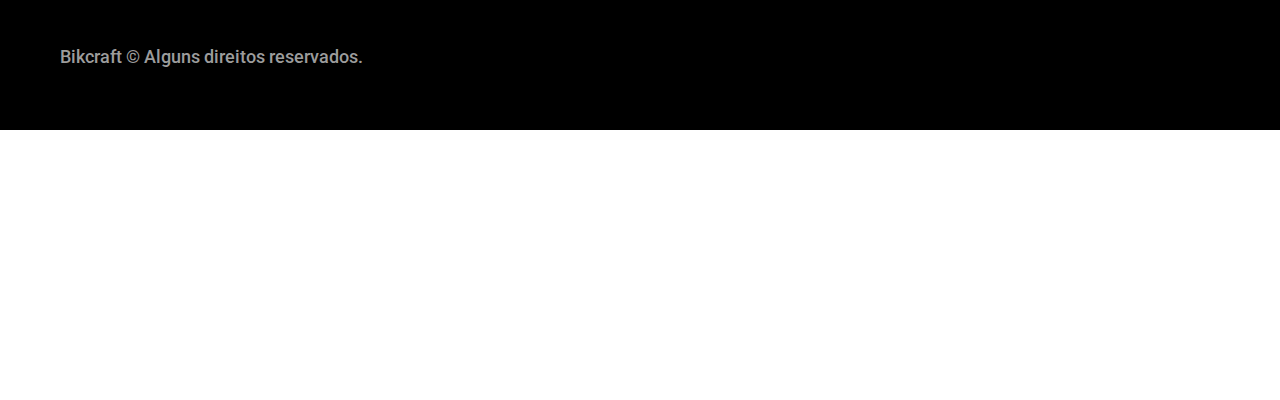
<file: termos.html>
<!DOCTYPE html>
<html lang="pt-br">

<head>
  <meta charset="UTF-8">
  <meta http-equiv="X-UA-Compatible" content="IE=edge">
  <meta name="viewport" content="width=device-width, initial-scale=1.0">
  <title>Termos e Condições | Bikecraft</title>
  <meta name="description" content="Termos e Condições">


  <link rel="stylesheet" href="./css/style.css">

  <link rel="preconnect" href="https://fonts.googleapis.com">
  <link rel="preconnect" href="https://fonts.gstatic.com" crossorigin>
  <link href="https://fonts.googleapis.com/css2?family=Merriweather:ital,wght@0,900;1,900&family=Poppins:wght@400;600&family=Roboto:wght@400;500&display=swap" rel="stylesheet">
</head>

<body id="termos">
  <header class="header-bg">
    <div class="header container">
      <a href="./index.html"><img src="./img/bikcraft.svg" alt="Bikecraft"></a>

      <nav aria-label="primaria">
        <ul class="header-menu font-1-m cor-0">
          <li><a href="./bicicletas.html">Bicicletas</a></li>
          <li><a href="./seguros.html">Seguros</a></li>
          <li><a href="./contato.html">Contato</a></li>
        </ul>
      </nav>
    </div>
  </header>

<main>
  <div class="titulo-bg">
    <div class="titulo container">
      <p class="font-2-l-b cor-5">Termos de uso</p>
      <h1 class="font-1-xxl cor-0">termos e condições<span class="cor-p1">.</span></h1>
    </div>
  </div>

  <div class="termos font-2-s cor-10 container">
     <h2 class="font-1-l cor-11">1. Política de Estorno</h2>
     <p>1.1 Aceitamos cartões de crédito com as bandeiras: Visa, Mastercard, ELO e American Express. Para pagamentos à vista também aceitarmos PIX e Boleto através do PagSeguro.

      1.2 Aceitamos cartões de crédito com as bandeiras: Visa, Mastercard, ELO e American Express. Para pagamentos à vista também aceitarmos PIX e Boleto através do PagSeguro.
      
      1.3 Aceitamos cartões de crédito com as bandeiras: Visa, Mastercard, ELO e American Express. Para pagamentos à vista também aceitarmos PIX e Boleto através do PagSeguro.</p>

      <h2 class="font-1-l cor-11">2. Conta do Usuário</h2>
      <p>2.1 Aceitamos cartões de crédito com as bandeiras: Visa, Mastercard, ELO e American Express. Para pagamentos à vista também aceitarmos PIX e Boleto através do PagSeguro.

        2.2 Aceitamos cartões de crédito com as bandeiras: Visa, Mastercard, ELO e American Express. Para pagamentos à vista também aceitarmos PIX e Boleto através do PagSeguro.
        
        2.3 Aceitamos cartões de crédito com as bandeiras: Visa, Mastercard, ELO e American Express. Para pagamentos à vista também aceitarmos PIX e Boleto através do PagSeguro.</p>

        <h2 class="font-1-l cor-11">3. Seguro Bikcraft</h2>
        <p>3.1 Aceitamos cartões de crédito com as bandeiras: Visa, Mastercard, ELO e American Express. Para pagamentos à vista também aceitarmos PIX e Boleto através do PagSeguro.

          3.2 Aceitamos cartões de crédito com as bandeiras: Visa, Mastercard, ELO e American Express. Para pagamentos à vista também aceitarmos PIX e Boleto através do PagSeguro.
          
          3.3 Aceitamos cartões de crédito com as bandeiras: Visa, Mastercard, ELO e American Express. Para pagamentos à vista também aceitarmos PIX e Boleto através do PagSeguro.</p>
  </div>
</main>


  <footer class="footer-bg">
    <div class="footer container">
      <img src="./img/bikcraft.svg" alt="Bikecraft">
      <div class="footer-contato">
        <h2 class="font-2-l-b cor-0">Contato</h2>
        <ul class="font-2-m cor-5">
          <li><a href="tel:+5531999999999">+55 31 9 9999-9999</a></li>
          <li><a href="mailto:contato@bikecraft.com">contato@bikecraft.com</a></li>
          <li>Rua Ali perto,15 Tiradentes</li>
          <li>Belo Horizonte - MG</li>
        </ul>
        <div class="footer-redes">
          <a href="./">
            <img src="./img/redes/instagram.svg" alt="Instagram">
          </a>
          <a href="./">
            <img src="./img/redes/facebook.svg" alt="Facebook">
          </a>
          <a href="./">
            <img src="./img/redes/youtube.svg" alt="YouTube">
          </a>
        </div>
      </div>
      <div class="footer-informacoes">
        <h2 class="font-2-l-b cor-0">Informações</h2>
        <nav>
          <ul class=" font-1-m cor-5">
            <li><a href="./bicicletas.html">Bicicletas</a></li>
          <li><a href="./seguros.html">Seguros</a></li>
          <li><a href="./contato.html">Contato</a></li>
          <li><a href="./termos.html">Termos e Condições</a></li>
          </ul>
        </nav>
      </div>
      <p class="footer-copy font-2-m cor-6">Bikcraft © Alguns direitos reservados.</p>
    </div>
  </footer>
</body>
</file>
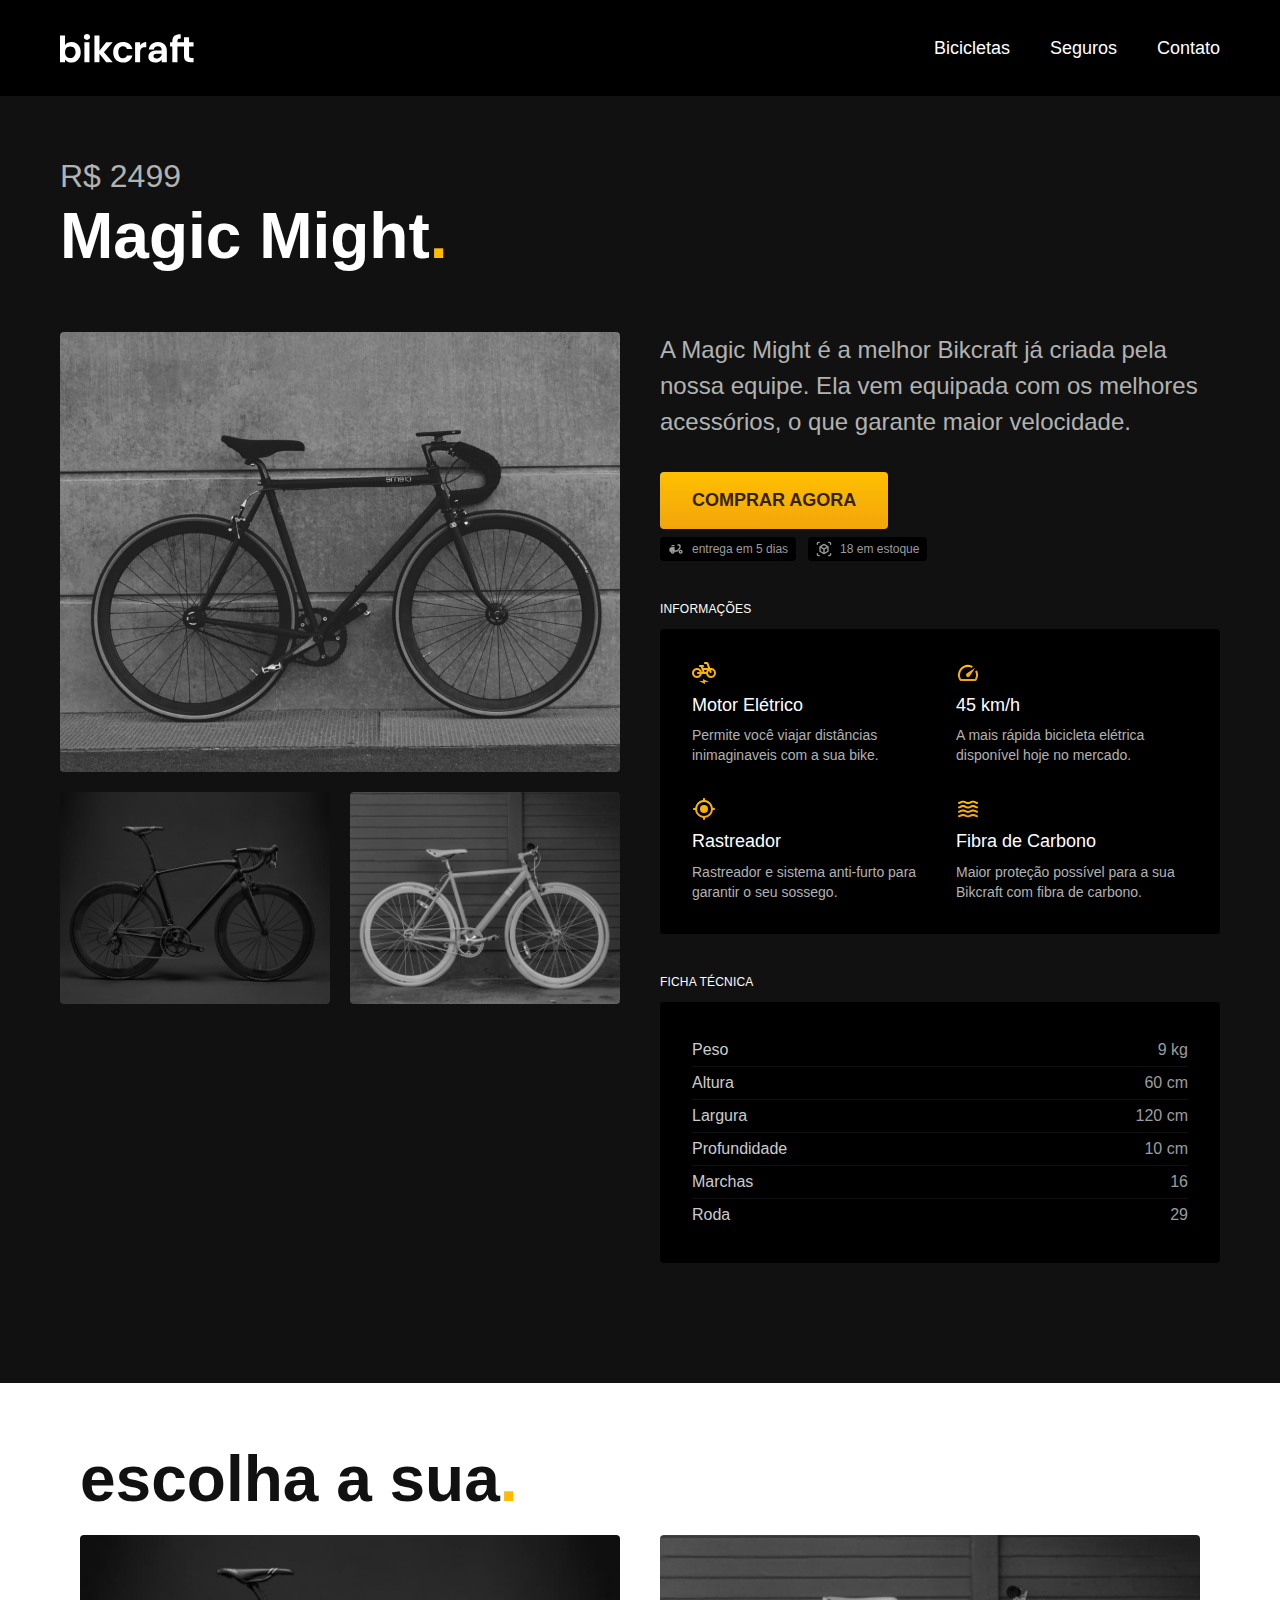
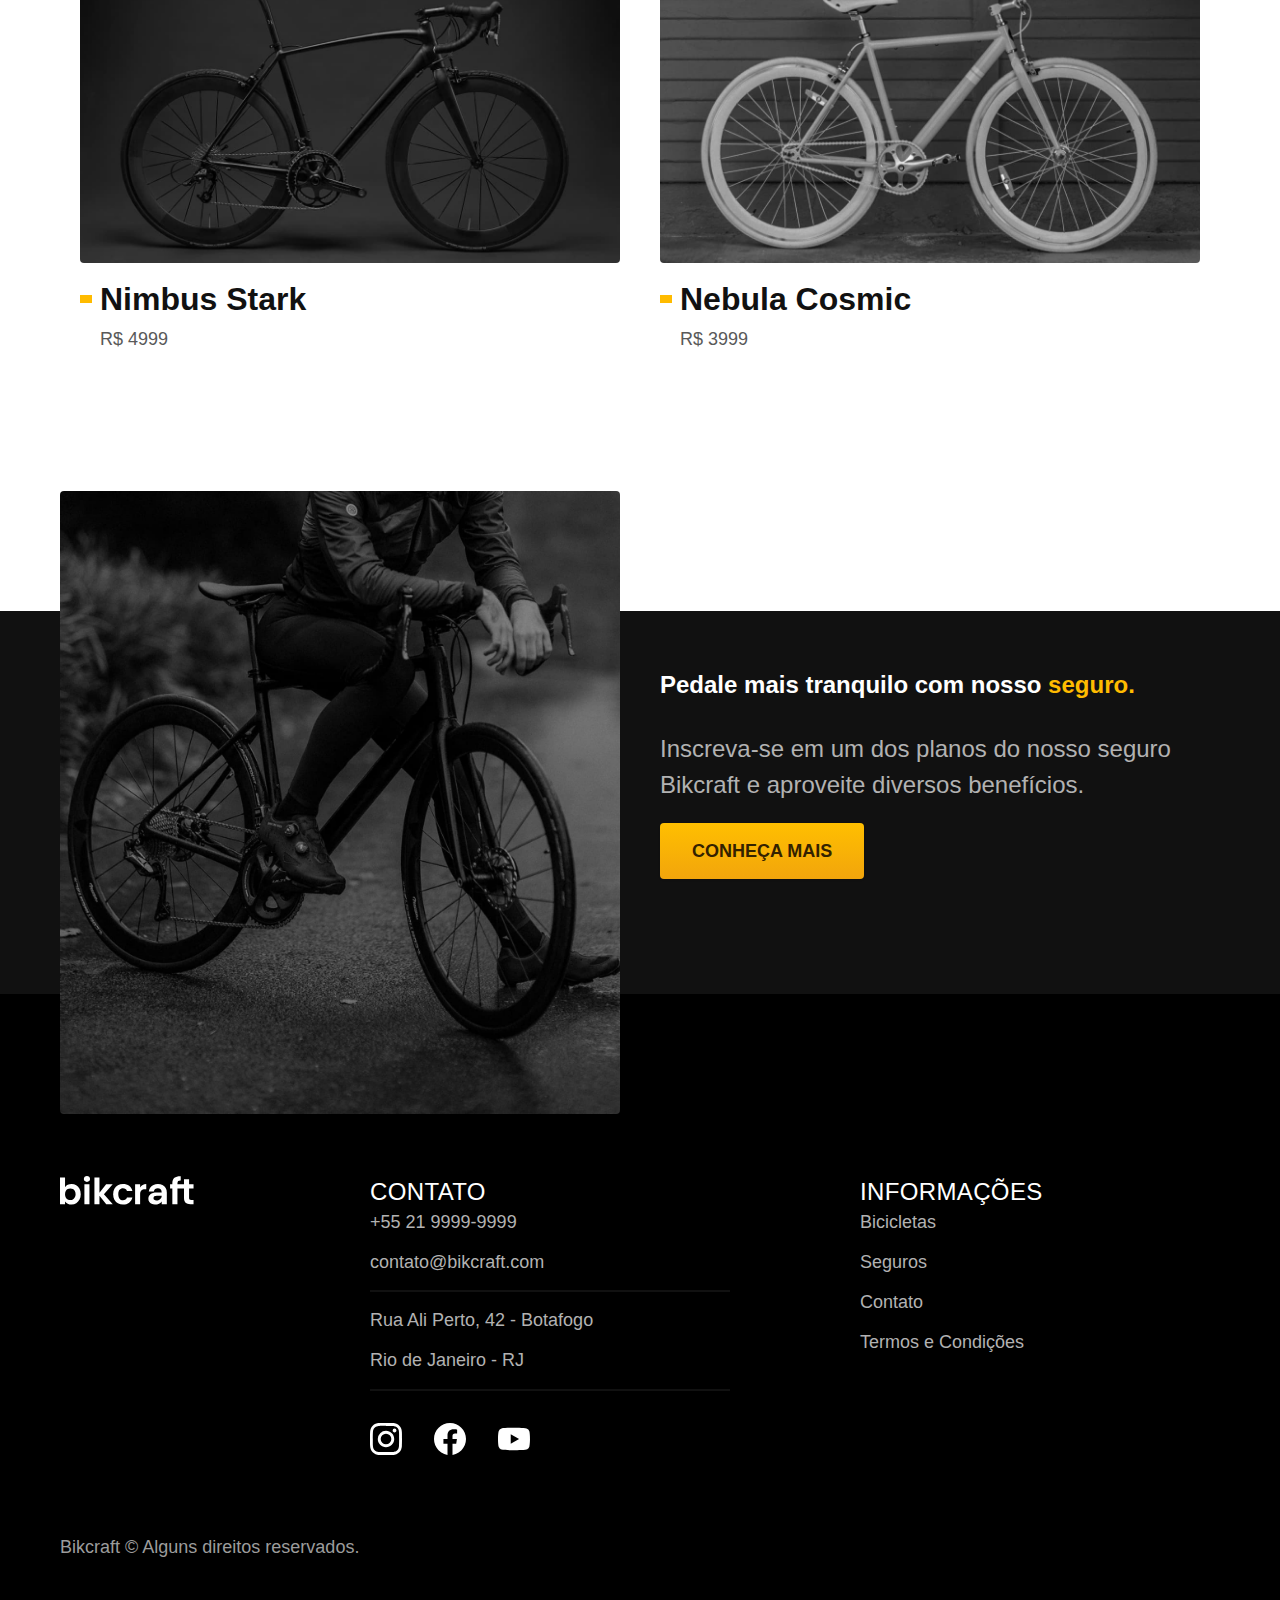
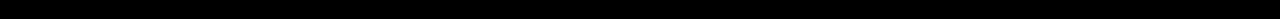
<file: bicicletas/magic.html>
<!DOCTYPE html>
<html lang="pt-br">

<head>
  <meta charset="UTF-8">
  <meta name="viewport" content="width=device-width, initial-scale=1.0">

  <title>Magic Might | Bikcraft</title>
  <meta name="description" content="Termos e condições.">

  <link rel="stylesheet" href="../css/style.css">
</head>

<body id="bicicleta">
  <header class="header-bg">
    <div class="header container">
      <a href="../">
        <img src="../img/bikcraft.svg" alt="Bikcraft">
      </a>

      <nav aria-label="primaria">
        <ul class="header-menu font-1-m cor-0">
          <li><a href="../bicicletas.html">Bicicletas</a></li>
          <li><a href="../seguros.html">Seguros</a></li>
          <li><a href="../contato.html">Contato</a></li>
        </ul>
      </nav>
    </div>
  </header>

  <main class="titulo-bg">
    <div>
      <div class="titulo container">
        <p class="font-2-xl cor-5">R$ 2499</p>
        <h1 class="font-1-xxl cor-0">Magic Might<span class="cor-p1">.</span></h1>
      </div>
    </div>
    <div class="bicicleta container">
      <div class="bicicleta-imagens">
        <img src="../img/bicicleta/nimbus2.jpg" alt="">
        <img src="../img/bicicleta/nimbus1.jpg" alt="">
        <img src="../img/bicicleta/nimbus3.jpg" alt="">
      </div>
      <div class="bicicleta-conteudo">
        <p class="font-2-l cor-5">A Magic Might é a melhor Bikcraft já criada pela nossa equipe. Ela vem equipada com os melhores acessórios, o que garante maior velocidade.</p>
        <div class="bicicleta-comprar">
          <a class="botao" href="../orcamento.html">Comprar Agora</a>
          <span class="font-1-xs cor-6"><img src="../img/icones/entrega.svg" alt=""> entrega em 5 dias</span>
          <span class="font-1-xs cor-6"><img src="../img/icones/estoque.svg" alt=""> 18 em estoque</span>
        </div>

        <h2 class="font-1-xs cor-0">Informações</h2>
        <ul class="bicicleta-informacoes">
          <li>
            <img src="../img/icones/eletrica.svg" alt="">
            <h3 class="font-1-m cor-0">Motor Elétrico</h3>
            <p class="font-2-xs cor-5">Permite você viajar distâncias inimaginaveis com a sua bike.</p>
          </li>
          <li>
            <img src="../img/icones/velocidade.svg" alt="">
            <h3 class="font-1-m cor-0">45 km/h</h3>
            <p class="font-2-xs cor-5">A mais rápida bicicleta elétrica disponível hoje no mercado.</p>
          </li>
          <li>
            <img src="../img/icones/rastreador.svg" alt="">
            <h3 class="font-1-m cor-0">Rastreador</h3>
            <p class="font-2-xs cor-5">Rastreador e sistema anti-furto para garantir o seu sossego.</p>
          </li>
          <li>
            <img src="../img/icones/carbono.svg" alt="">
            <h3 class="font-1-m cor-0">Fibra de Carbono</h3>
            <p class="font-2-xs cor-5">Maior proteção possível para a sua Bikcraft com fibra de carbono.</p>
          </li>
        </ul>
        <h2 class="font-1-xs cor-0">Ficha Técnica</h2>
        <ul class="bicicleta-ficha font-2-s cor-4">
          <li>Peso <span>9 kg</span></li>
          <li>Altura <span>60 cm</span></li>
          <li>Largura <span>120 cm</span></li>
          <li>Profundidade <span>10 cm</span></li>
          <li>Marchas <span>16</span></li>
          <li>Roda <span>29</span></li>
        </ul>
      </div>
    </div>
  </main>

  <article class="bicicletas-lista container">
    <h2 class="container font-1-xxl ">escolha a sua<span class="cor-p1">.</span></h2>

    <ul>
      <li>
        <a href="../bicicletas/nimbus.html">
          <img src="../img/bicicletas/nimbus.jpg" alt="bicicleta preta">
          <h3 class="font-1-xl">Nimbus Stark</h3>
          <span class="font-2-m cor-8">R$ 4999</span>
        </a>
      </li>

      <li>
        <a href="../bicicletas/nebula.html">
          <img src="../img/bicicletas/nebula.jpg" alt="bicicleta preta">
          <h3 class="font-1-xl">Nebula Cosmic</h3>
          <span class="font-2-m cor-8">R$ 3999</span>
        </a>
      </li>
    </ul>
  </article>

  <article class="seguro-bg">
    <div class="seguro container">
      <div class="seguro-imagem">
        <img src="../img/fotos/seguros.jpg" alt="Pesso parada em cima de uma bicicleta.">
      </div>

      <div class="seguro-conteudo">
        <h2 class="font-1xxl cor-0">Pedale mais tranquilo com nosso <span class="cor-p1">seguro.</span></h2>
        <p class="font-2-l cor-5">Inscreva-se em um dos planos do nosso seguro Bikcraft e aproveite diversos benefícios.</p>

        <a class="botao" href="../seguros.html">Conheça Mais</a>
      </div>
    </div>
    </div>
  </article>

  <footer class="footer-bg">
    <div class="footer container">
      <img src="../img/bikcraft.svg" alt="Bikcraft">
      <div class="footer-contato">
        <h3 class="font-2-l-b cor-0">Contato</h3>
        <ul class="font-2-m cor-5">
          <li><a href="tel:+552199999999">+55 21 9999-9999</a></li>
          <li><a href="mailto:contato@bikcraft.com">contato@bikcraft.com</a></li>
          <li>Rua Ali Perto, 42 - Botafogo</li>
          <li>Rio de Janeiro - RJ</li>
        </ul>
        <div class="footer-redes">
          <a href="../">
            <img src="../img/redes/instagram.svg" alt="Instagram">
          </a>
          <a href="../">
            <img src="../img/redes/facebook.svg" alt="Facebook">
          </a>
          <a href="../">
            <img src="../img/redes/youtube.svg" alt="Youtube">
          </a>
        </div>
      </div>
      <div class="footer-informacoes">
        <h3 class="font-2-l-b cor-0">Informações</h3>
        <nav>
          <ul class="font-1-m cor-5">
            <li><a href="../bicicletas.html">Bicicletas</a></li>
            <li><a href="../seguros.html">Seguros</a></li>
            <li><a href="../contato.html">Contato</a></li>
            <li><a href="../termos.html">Termos e Condições</a></li>
          </ul>
        </nav>
      </div>
      <p class="footer-copy font-2-m cor-6">Bikcraft © Alguns direitos reservados.</p>
    </div>
  </footer>
</body>

</html>
</file>
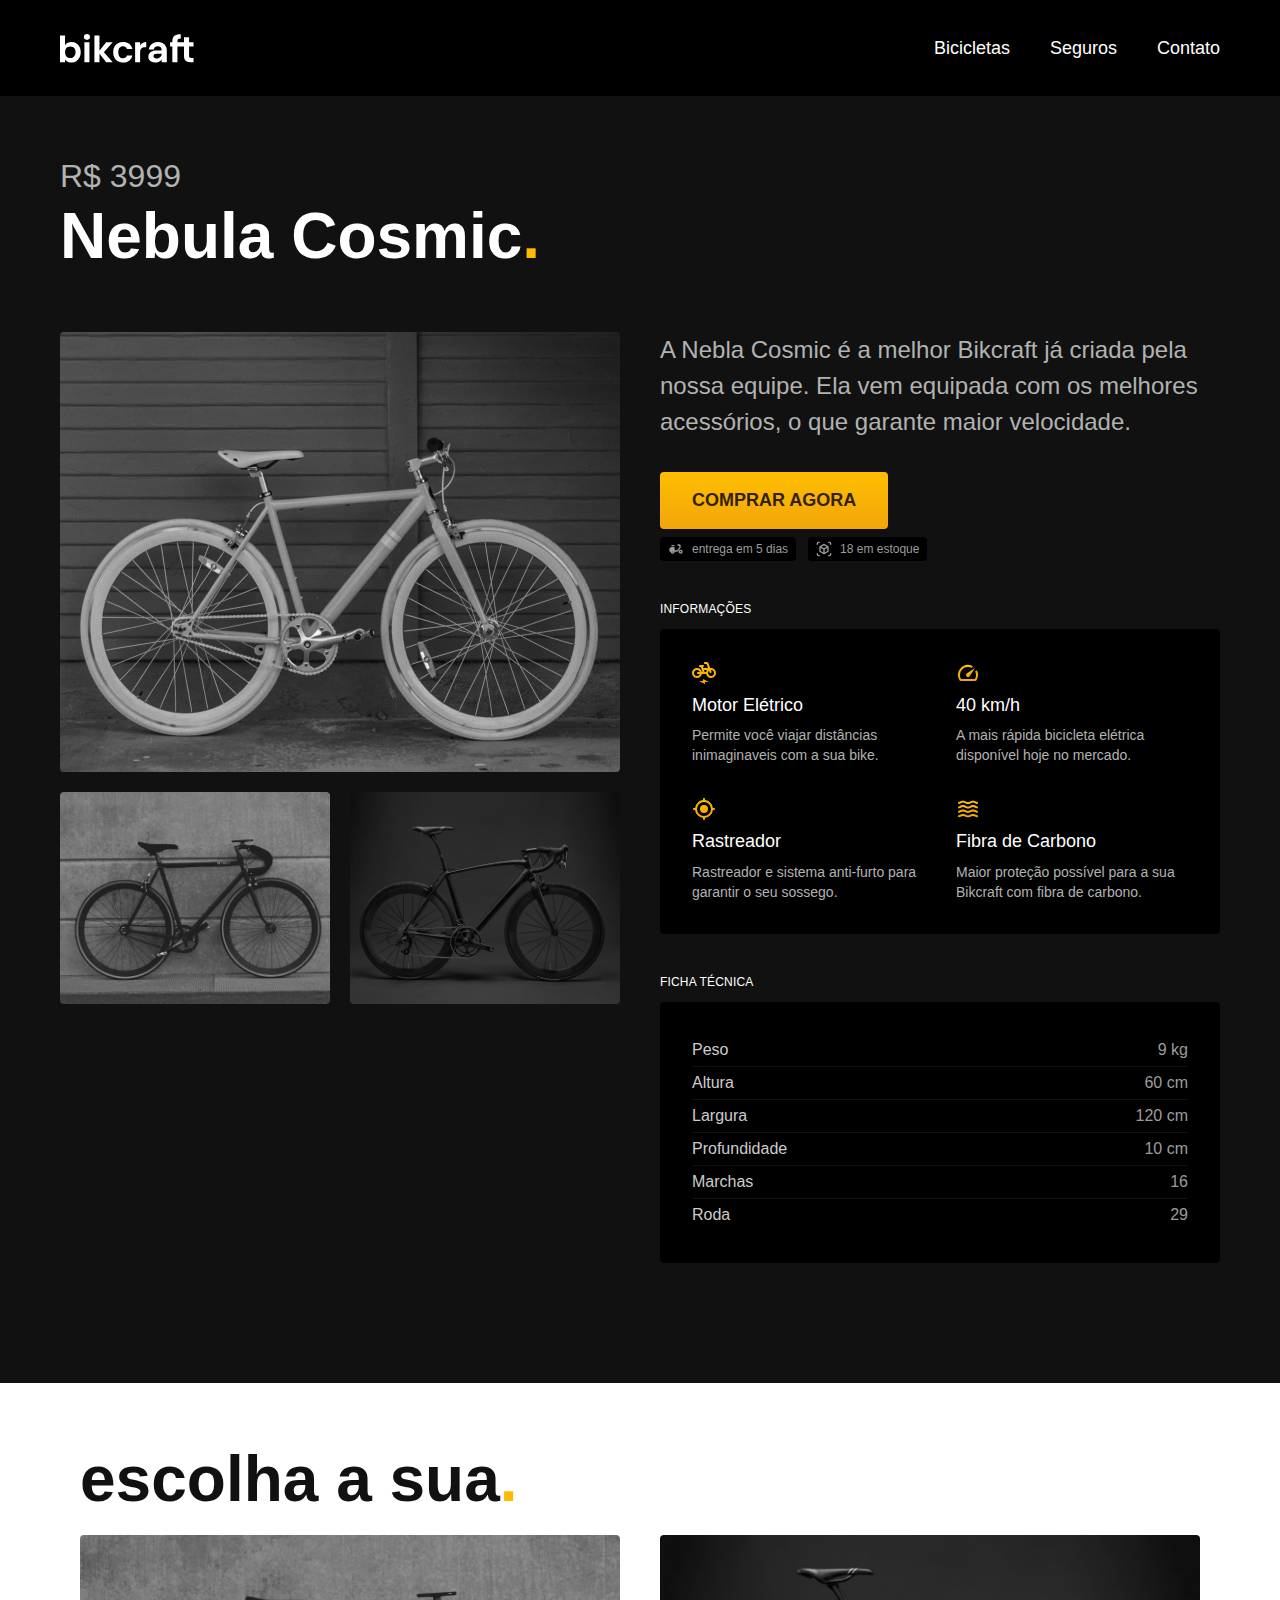
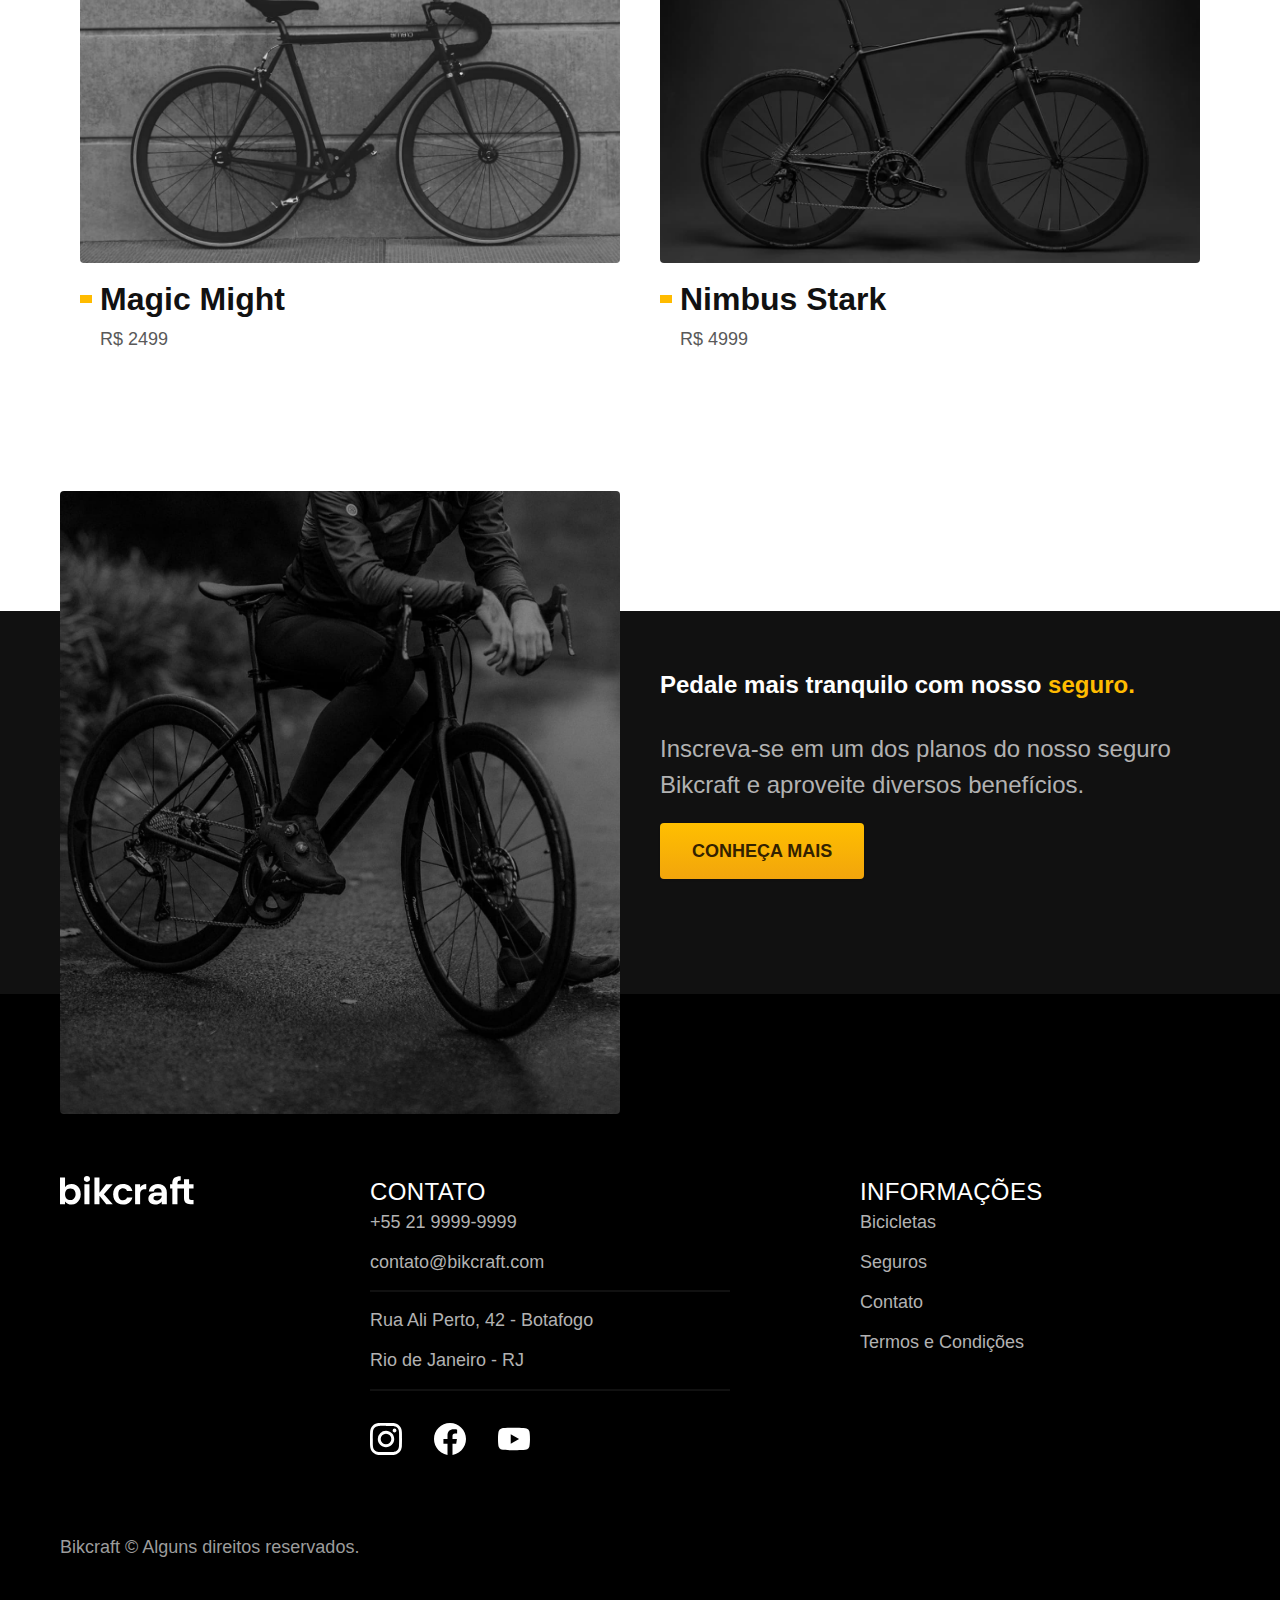
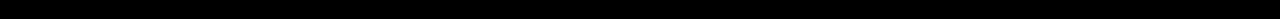
<file: bicicletas/nebula.html>
<!DOCTYPE html>
<html lang="pt-br">

<head>
  <meta charset="UTF-8">
  <meta name="viewport" content="width=device-width, initial-scale=1.0">

  <title>Nebula Cosmic | Bikcraft</title>
  <meta name="description" content="Termos e condições.">

  <link rel="stylesheet" href="../css/style.css">
</head>

<body id="bicicleta">
  <header class="header-bg">
    <div class="header container">
      <a href="../">
        <img src="../img/bikcraft.svg" alt="Bikcraft">
      </a>

      <nav aria-label="primaria">
        <ul class="header-menu font-1-m cor-0">
          <li><a href="../bicicletas.html">Bicicletas</a></li>
          <li><a href="../seguros.html">Seguros</a></li>
          <li><a href="../contato.html">Contato</a></li>
        </ul>
      </nav>
    </div>
  </header>

  <main class="titulo-bg">
    <div>
      <div class="titulo container">
        <p class="font-2-xl cor-5">R$ 3999</p>
        <h1 class="font-1-xxl cor-0">Nebula Cosmic<span class="cor-p1">.</span></h1>
      </div>
    </div>
    <div class="bicicleta container">
      <div class="bicicleta-imagens">
        <img src="../img/bicicleta/nimbus3.jpg" alt="">
        <img src="../img/bicicleta/nimbus2.jpg" alt="">
        <img src="../img/bicicleta/nimbus1.jpg" alt="">
      </div>
      <div class="bicicleta-conteudo">
        <p class="font-2-l cor-5">A Nebla Cosmic é a melhor Bikcraft já criada pela nossa equipe. Ela vem equipada com os melhores acessórios, o que garante maior velocidade.</p>
        <div class="bicicleta-comprar">
          <a class="botao" href="../orcamento.html">Comprar Agora</a>
          <span class="font-1-xs cor-6"><img src="../img/icones/entrega.svg" alt=""> entrega em 5 dias</span>
          <span class="font-1-xs cor-6"><img src="../img/icones/estoque.svg" alt=""> 18 em estoque</span>
        </div>

        <h2 class="font-1-xs cor-0">Informações</h2>
        <ul class="bicicleta-informacoes">
          <li>
            <img src="../img/icones/eletrica.svg" alt="">
            <h3 class="font-1-m cor-0">Motor Elétrico</h3>
            <p class="font-2-xs cor-5">Permite você viajar distâncias inimaginaveis com a sua bike.</p>
          </li>
          <li>
            <img src="../img/icones/velocidade.svg" alt="">
            <h3 class="font-1-m cor-0">40 km/h</h3>
            <p class="font-2-xs cor-5">A mais rápida bicicleta elétrica disponível hoje no mercado.</p>
          </li>
          <li>
            <img src="../img/icones/rastreador.svg" alt="">
            <h3 class="font-1-m cor-0">Rastreador</h3>
            <p class="font-2-xs cor-5">Rastreador e sistema anti-furto para garantir o seu sossego.</p>
          </li>
          <li>
            <img src="../img/icones/carbono.svg" alt="">
            <h3 class="font-1-m cor-0">Fibra de Carbono</h3>
            <p class="font-2-xs cor-5">Maior proteção possível para a sua Bikcraft com fibra de carbono.</p>
          </li>
        </ul>
        <h2 class="font-1-xs cor-0">Ficha Técnica</h2>
        <ul class="bicicleta-ficha font-2-s cor-4">
          <li>Peso <span>9 kg</span></li>
          <li>Altura <span>60 cm</span></li>
          <li>Largura <span>120 cm</span></li>
          <li>Profundidade <span>10 cm</span></li>
          <li>Marchas <span>16</span></li>
          <li>Roda <span>29</span></li>
        </ul>
      </div>
    </div>
  </main>

  <article class="bicicletas-lista container">
    <h2 class="container font-1-xxl ">escolha a sua<span class="cor-p1">.</span></h2>

    <ul>
      <li>
        <a href="../bicicletas/magic.html">
          <img src="../img/bicicletas/magic.jpg" alt="bicicleta preta">
          <h3 class="font-1-xl">Magic Might</h3>
          <span class="font-2-m cor-8">R$ 2499</span>
        </a>
      </li>

      <li>
        <a href="../bicicletas/nimbus.html">
          <img src="../img/bicicletas/nimbus.jpg" alt="bicicleta preta">
          <h3 class="font-1-xl">Nimbus Stark</h3>
          <span class="font-2-m cor-8">R$ 4999</span>
        </a>
      </li>
    </ul>
  </article>

  <article class="seguro-bg">
    <div class="seguro container">
      <div class="seguro-imagem">
        <img src="../img/fotos/seguros.jpg" alt="Pesso parada em cima de uma bicicleta.">
      </div>

      <div class="seguro-conteudo">
        <h2 class="font-1xxl cor-0">Pedale mais tranquilo com nosso <span class="cor-p1">seguro.</span></h2>
        <p class="font-2-l cor-5">Inscreva-se em um dos planos do nosso seguro Bikcraft e aproveite diversos benefícios.</p>

        <a class="botao" href="../seguros.html">Conheça Mais</a>
      </div>
    </div>
    </div>
  </article>

  <footer class="footer-bg">
    <div class="footer container">
      <img src="../img/bikcraft.svg" alt="Bikcraft">
      <div class="footer-contato">
        <h3 class="font-2-l-b cor-0">Contato</h3>
        <ul class="font-2-m cor-5">
          <li><a href="tel:+552199999999">+55 21 9999-9999</a></li>
          <li><a href="mailto:contato@bikcraft.com">contato@bikcraft.com</a></li>
          <li>Rua Ali Perto, 42 - Botafogo</li>
          <li>Rio de Janeiro - RJ</li>
        </ul>
        <div class="footer-redes">
          <a href="../">
            <img src="../img/redes/instagram.svg" alt="Instagram">
          </a>
          <a href="../">
            <img src="../img/redes/facebook.svg" alt="Facebook">
          </a>
          <a href="../">
            <img src="../img/redes/youtube.svg" alt="Youtube">
          </a>
        </div>
      </div>
      <div class="footer-informacoes">
        <h3 class="font-2-l-b cor-0">Informações</h3>
        <nav>
          <ul class="font-1-m cor-5">
            <li><a href="../bicicletas.html">Bicicletas</a></li>
            <li><a href="../seguros.html">Seguros</a></li>
            <li><a href="../contato.html">Contato</a></li>
            <li><a href="../termos.html">Termos e Condições</a></li>
          </ul>
        </nav>
      </div>
      <p class="footer-copy font-2-m cor-6">Bikcraft © Alguns direitos reservados.</p>
    </div>
  </footer>
</body>

</html>
</file>
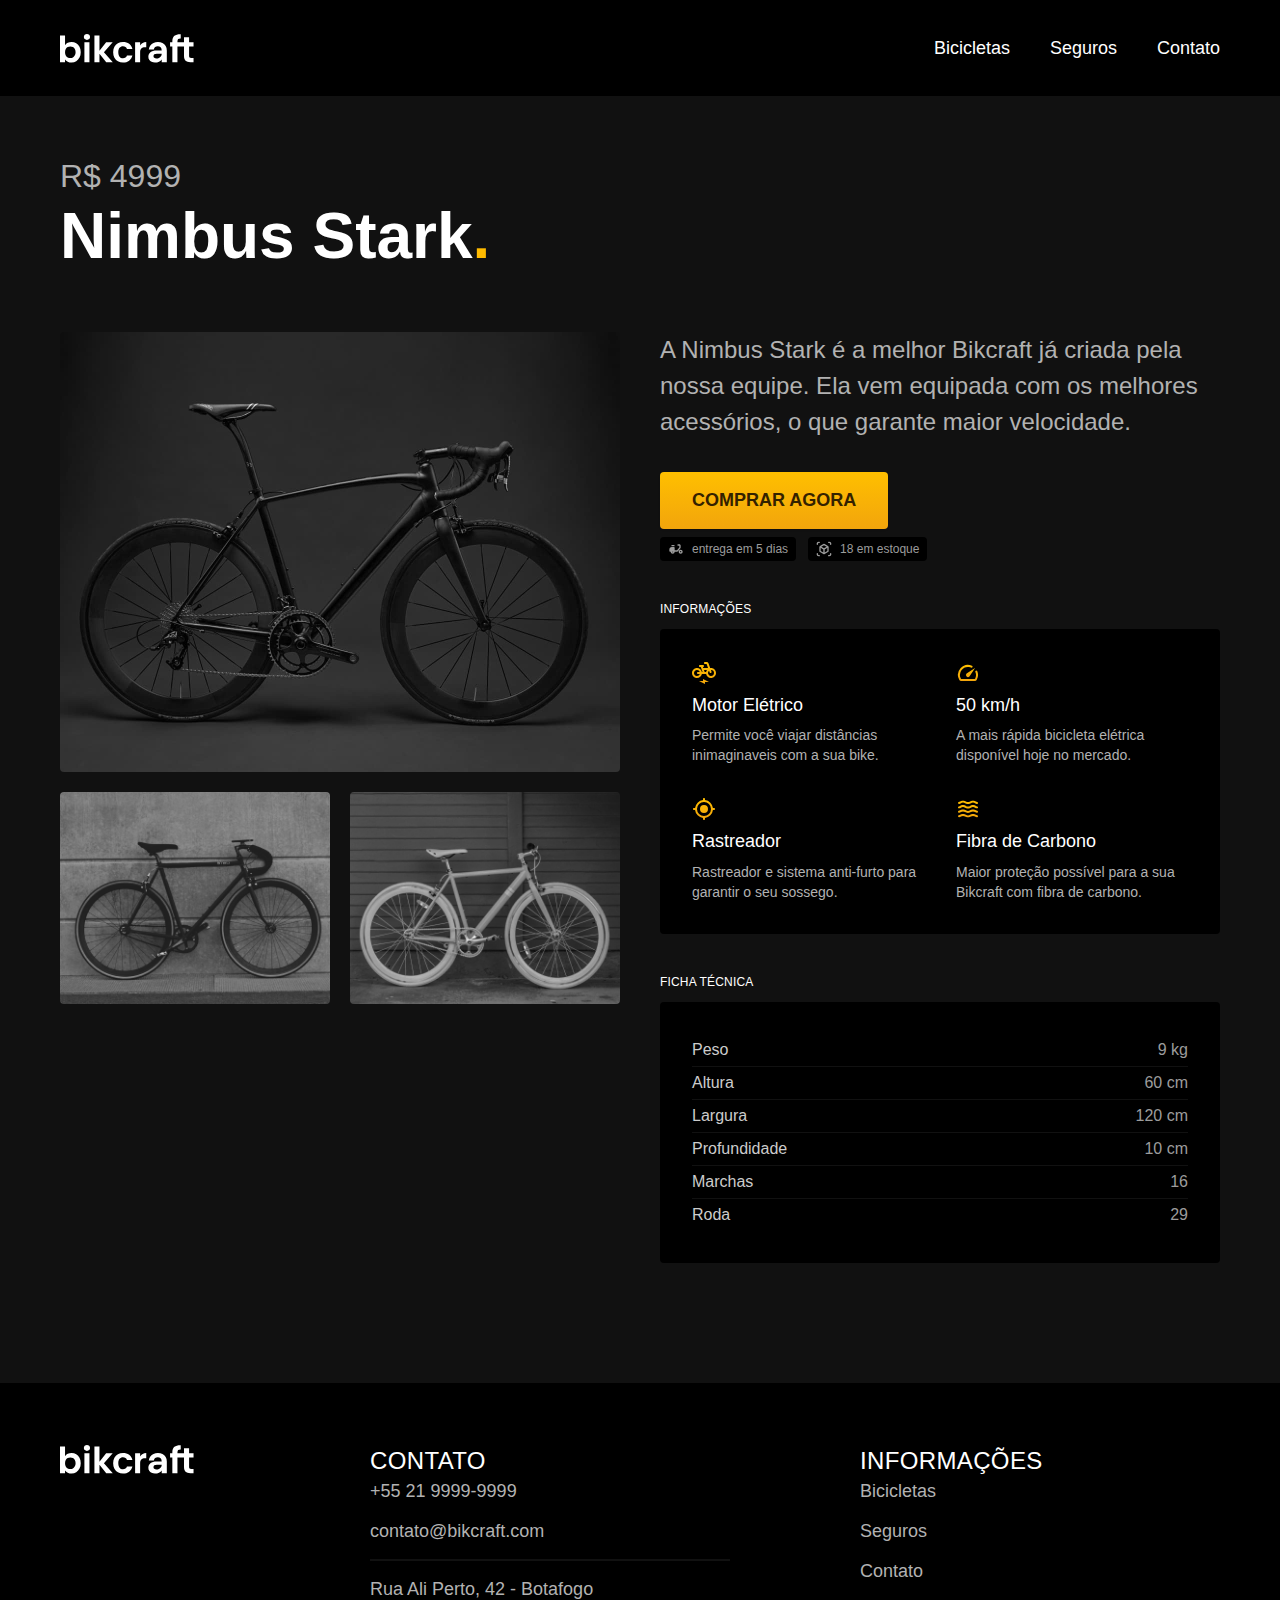
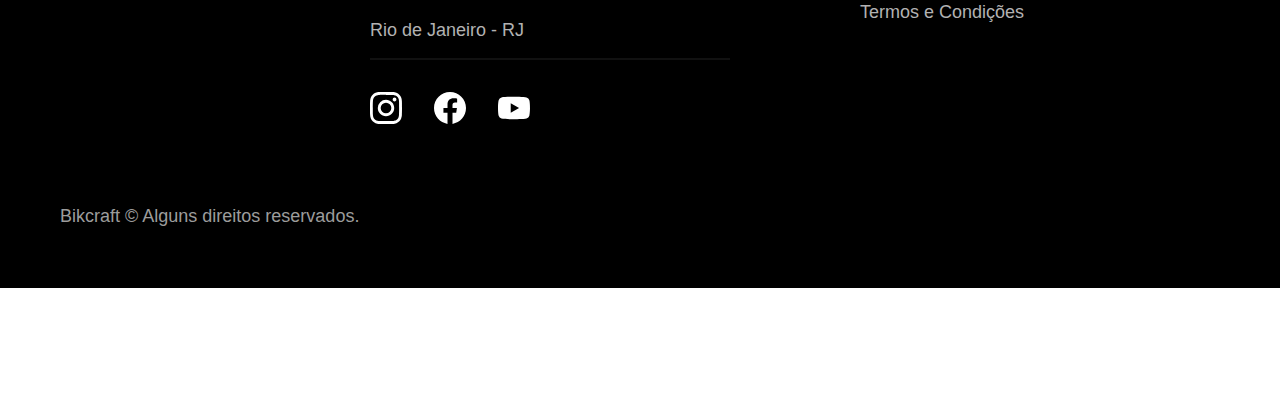
<file: bicicletas/nimbus.html>
<!DOCTYPE html>
<html lang="pt-br">

<head>
  <meta charset="UTF-8">
  <meta name="viewport" content="width=device-width, initial-scale=1.0">

  <title>Nimbus Stark | Bikcraft</title>
  <meta name="description" content="Termos e condições.">

  <link rel="stylesheet" href="../css/style.css">
</head>

<body id="bicicleta">
  <header class="header-bg">
    <div class="header container">
      <a href="../">
        <img src="../img/bikcraft.svg" alt="Bikcraft">
      </a>

      <nav aria-label="primaria">
        <ul class="header-menu font-1-m cor-0">
          <li><a href="../bicicletas.html">Bicicletas</a></li>
          <li><a href="../seguros.html">Seguros</a></li>
          <li><a href="../contato.html">Contato</a></li>
        </ul>
      </nav>
    </div>
  </header>

  <main class="titulo-bg">
    <div>
      <div class="titulo container">
        <p class="font-2-xl cor-5">R$ 4999</p>
        <h1 class="font-1-xxl cor-0">Nimbus Stark<span class="cor-p1">.</span></h1>
      </div>
    </div>
    <div class="bicicleta container">
      <div class="bicicleta-imagens">
        <img src="../img/bicicleta/nimbus1.jpg" alt="">
        <img src="../img/bicicleta/nimbus2.jpg" alt="">
        <img src="../img/bicicleta/nimbus3.jpg" alt="">
      </div>
      <div class="bicicleta-conteudo">
        <p class="font-2-l cor-5">A Nimbus Stark é a melhor Bikcraft já criada pela nossa equipe. Ela vem equipada com os melhores acessórios, o que garante maior velocidade.</p>
        <div class="bicicleta-comprar">
          <a class="botao" href="../orcamento.html">Comprar Agora</a>
          <span class="font-1-xs cor-6"><img src="../img/icones/entrega.svg" alt=""> entrega em 5 dias</span>
          <span class="font-1-xs cor-6"><img src="../img/icones/estoque.svg" alt=""> 18 em estoque</span>
        </div>

        <h2 class="font-1-xs cor-0">Informações</h2>
        <ul class="bicicleta-informacoes">
          <li>
            <img src="../img/icones/eletrica.svg" alt="">
            <h3 class="font-1-m cor-0">Motor Elétrico</h3>
            <p class="font-2-xs cor-5">Permite você viajar distâncias inimaginaveis com a sua bike.</p>
          </li>
          <li>
            <img src="../img/icones/velocidade.svg" alt="">
            <h3 class="font-1-m cor-0">50 km/h</h3>
            <p class="font-2-xs cor-5">A mais rápida bicicleta elétrica disponível hoje no mercado.</p>
          </li>
          <li>
            <img src="../img/icones/rastreador.svg" alt="">
            <h3 class="font-1-m cor-0">Rastreador</h3>
            <p class="font-2-xs cor-5">Rastreador e sistema anti-furto para garantir o seu sossego.</p>
          </li>
          <li>
            <img src="../img/icones/carbono.svg" alt="">
            <h3 class="font-1-m cor-0">Fibra de Carbono</h3>
            <p class="font-2-xs cor-5">Maior proteção possível para a sua Bikcraft com fibra de carbono.</p>
          </li>
        </ul>
        <h2 class="font-1-xs cor-0">Ficha Técnica</h2>
        <ul class="bicicleta-ficha font-2-s cor-4">
          <li>Peso <span>9 kg</span></li>
          <li>Altura <span>60 cm</span></li>
          <li>Largura <span>120 cm</span></li>
          <li>Profundidade <span>10 cm</span></li>
          <li>Marchas <span>16</span></li>
          <li>Roda <span>29</span></li>
        </ul>
      </div>
    </div>
  </main>

  <footer class="footer-bg">
    <div class="footer container">
      <img src="../img/bikcraft.svg" alt="Bikcraft">
      <div class="footer-contato">
        <h3 class="font-2-l-b cor-0">Contato</h3>
        <ul class="font-2-m cor-5">
          <li><a href="tel:+552199999999">+55 21 9999-9999</a></li>
          <li><a href="mailto:contato@bikcraft.com">contato@bikcraft.com</a></li>
          <li>Rua Ali Perto, 42 - Botafogo</li>
          <li>Rio de Janeiro - RJ</li>
        </ul>
        <div class="footer-redes">
          <a href="../">
            <img src="../img/redes/instagram.svg" alt="Instagram">
          </a>
          <a href="../">
            <img src="../img/redes/facebook.svg" alt="Facebook">
          </a>
          <a href="../">
            <img src="../img/redes/youtube.svg" alt="Youtube">
          </a>
        </div>
      </div>
      <div class="footer-informacoes">
        <h3 class="font-2-l-b cor-0">Informações</h3>
        <nav>
          <ul class="font-1-m cor-5">
            <li><a href="../bicicletas.html">Bicicletas</a></li>
            <li><a href="../seguros.html">Seguros</a></li>
            <li><a href="../contato.html">Contato</a></li>
            <li><a href="../termos.html">Termos e Condições</a></li>
          </ul>
        </nav>
      </div>
      <p class="footer-copy font-2-m cor-6">Bikcraft © Alguns direitos reservados.</p>
    </div>
  </footer>
</body>

</html>
</file>
<file: css/style.css>
@import "./global/global.css";

@import "./global/header.css";
@import "./global/footer.css";

/*utilidades*/
@import "./utilidades/componentes.css";
@import "./utilidades/tipografia.css";
@import "./utilidades/cores.css";

/*home*/
@import "./home/introducao.css";
@import "./home/tecnologia.css";
@import "./home/parceiros.css";
@import "./home/depoimento.css";


/*bicicleta*/
@import "./bicicleta/bicicleta.css";
@import "./bicicleta/seguro.css";


/*bicicletas*/
@import "./bicicletas/bicicletas-lista.css";
@import "./bicicletas/bicicletas.css";

/*seguros*/
@import "./seguros/seguros.css";
@import "./seguros/vantagens.css";
@import "./seguros/perguntas.css";

/*termos*/
@import "./termos/termos.css";
</file>
